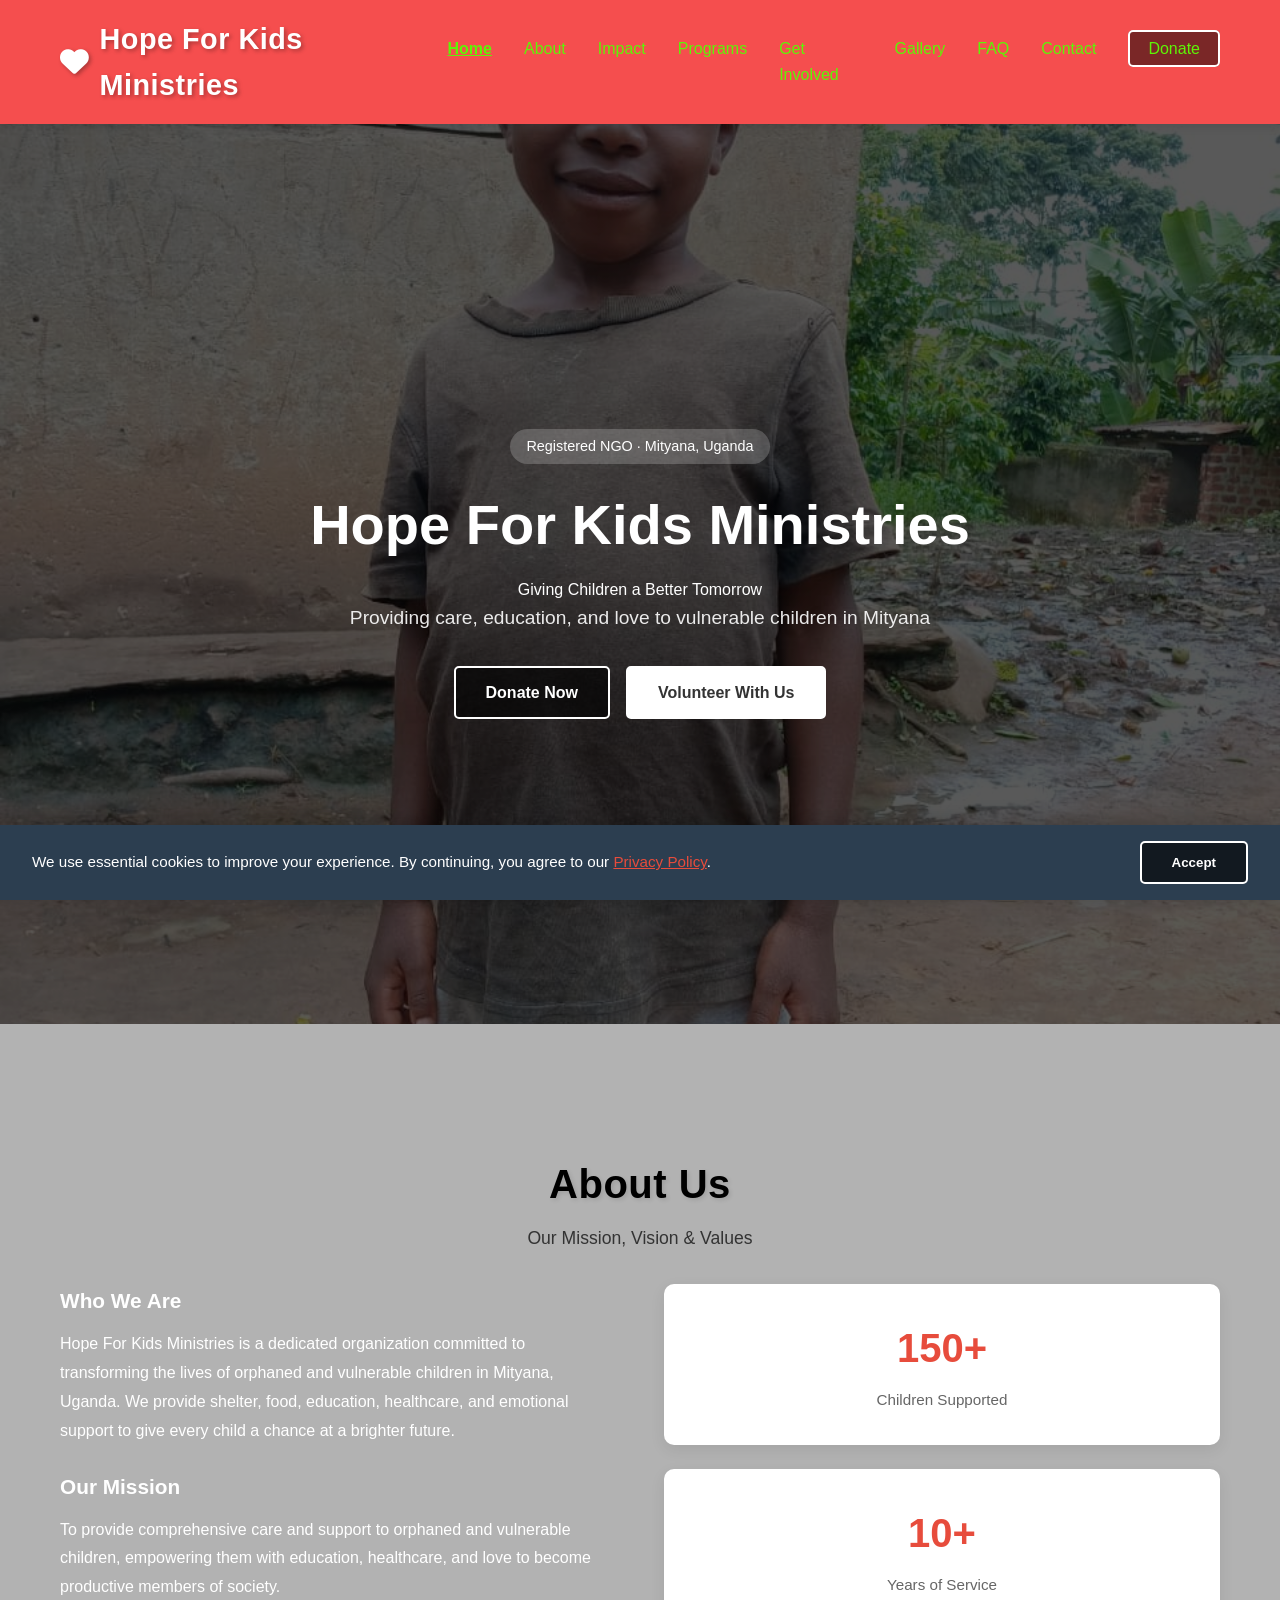
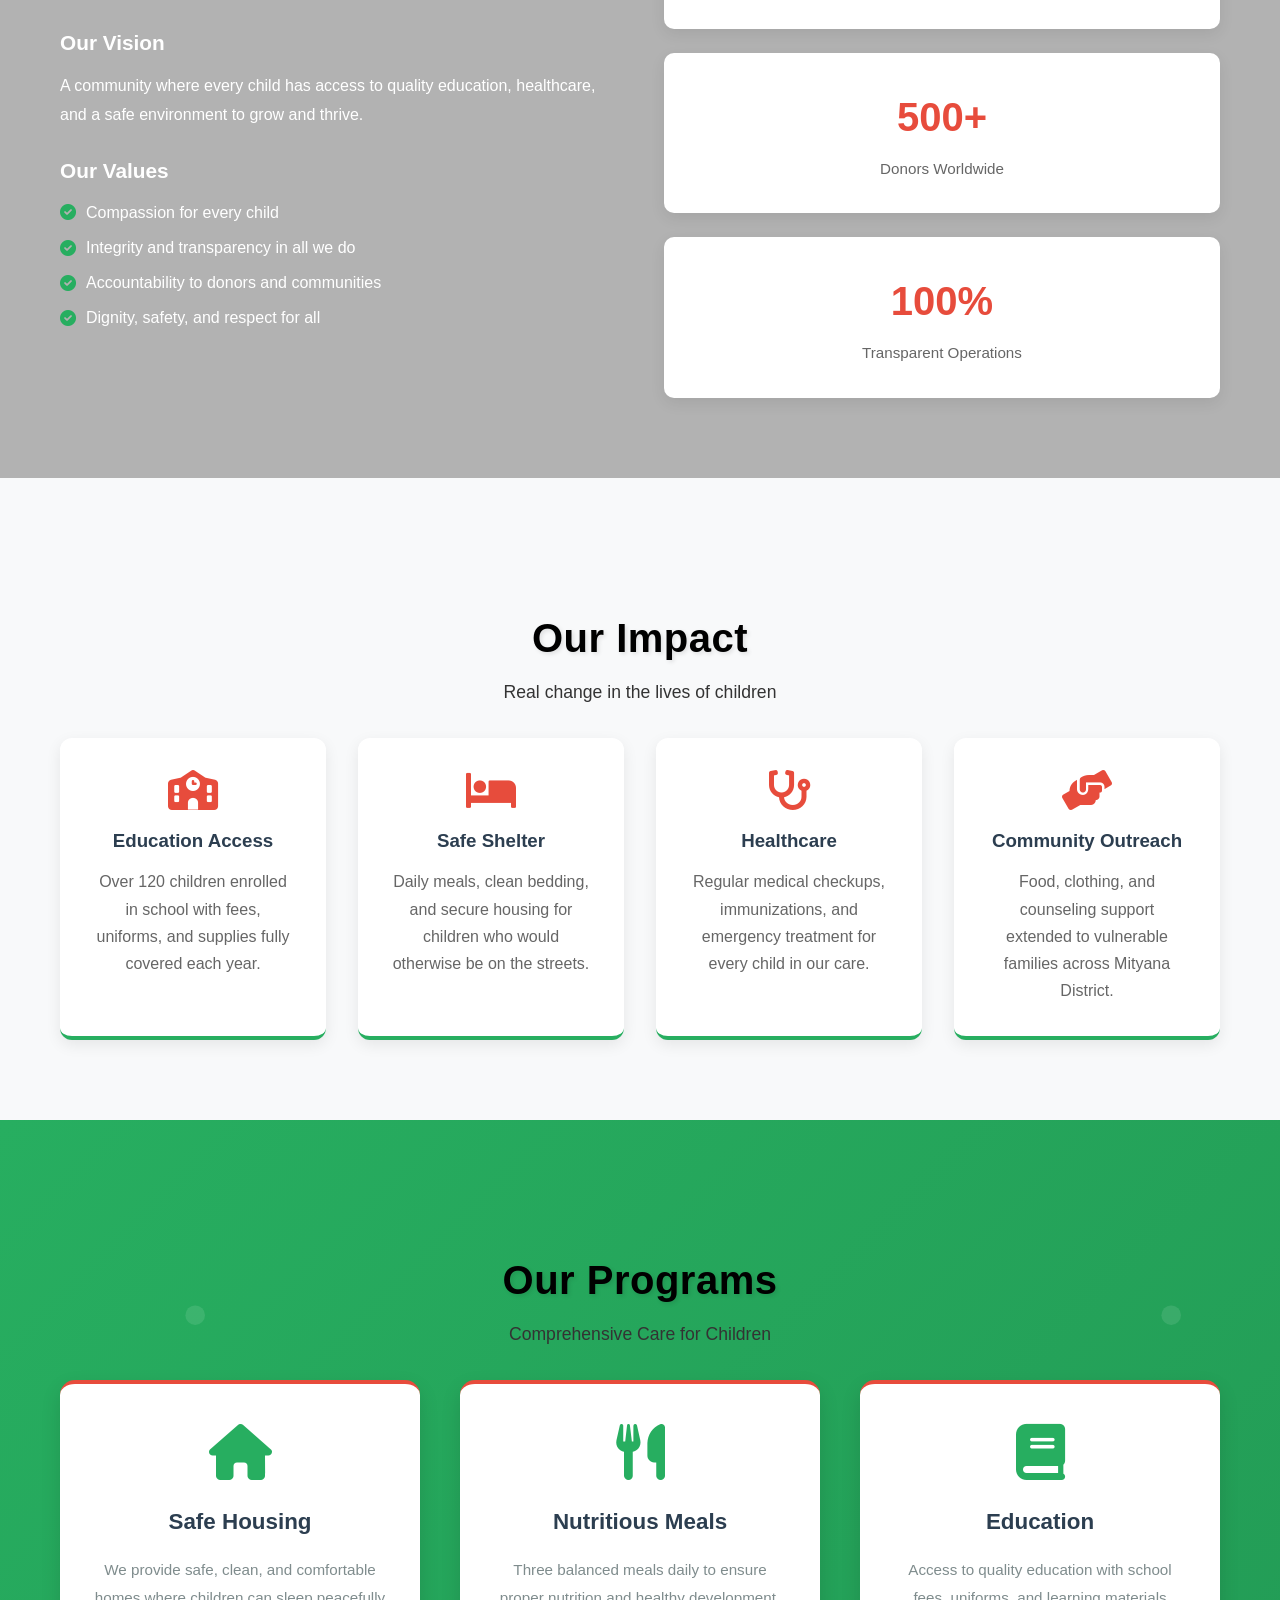
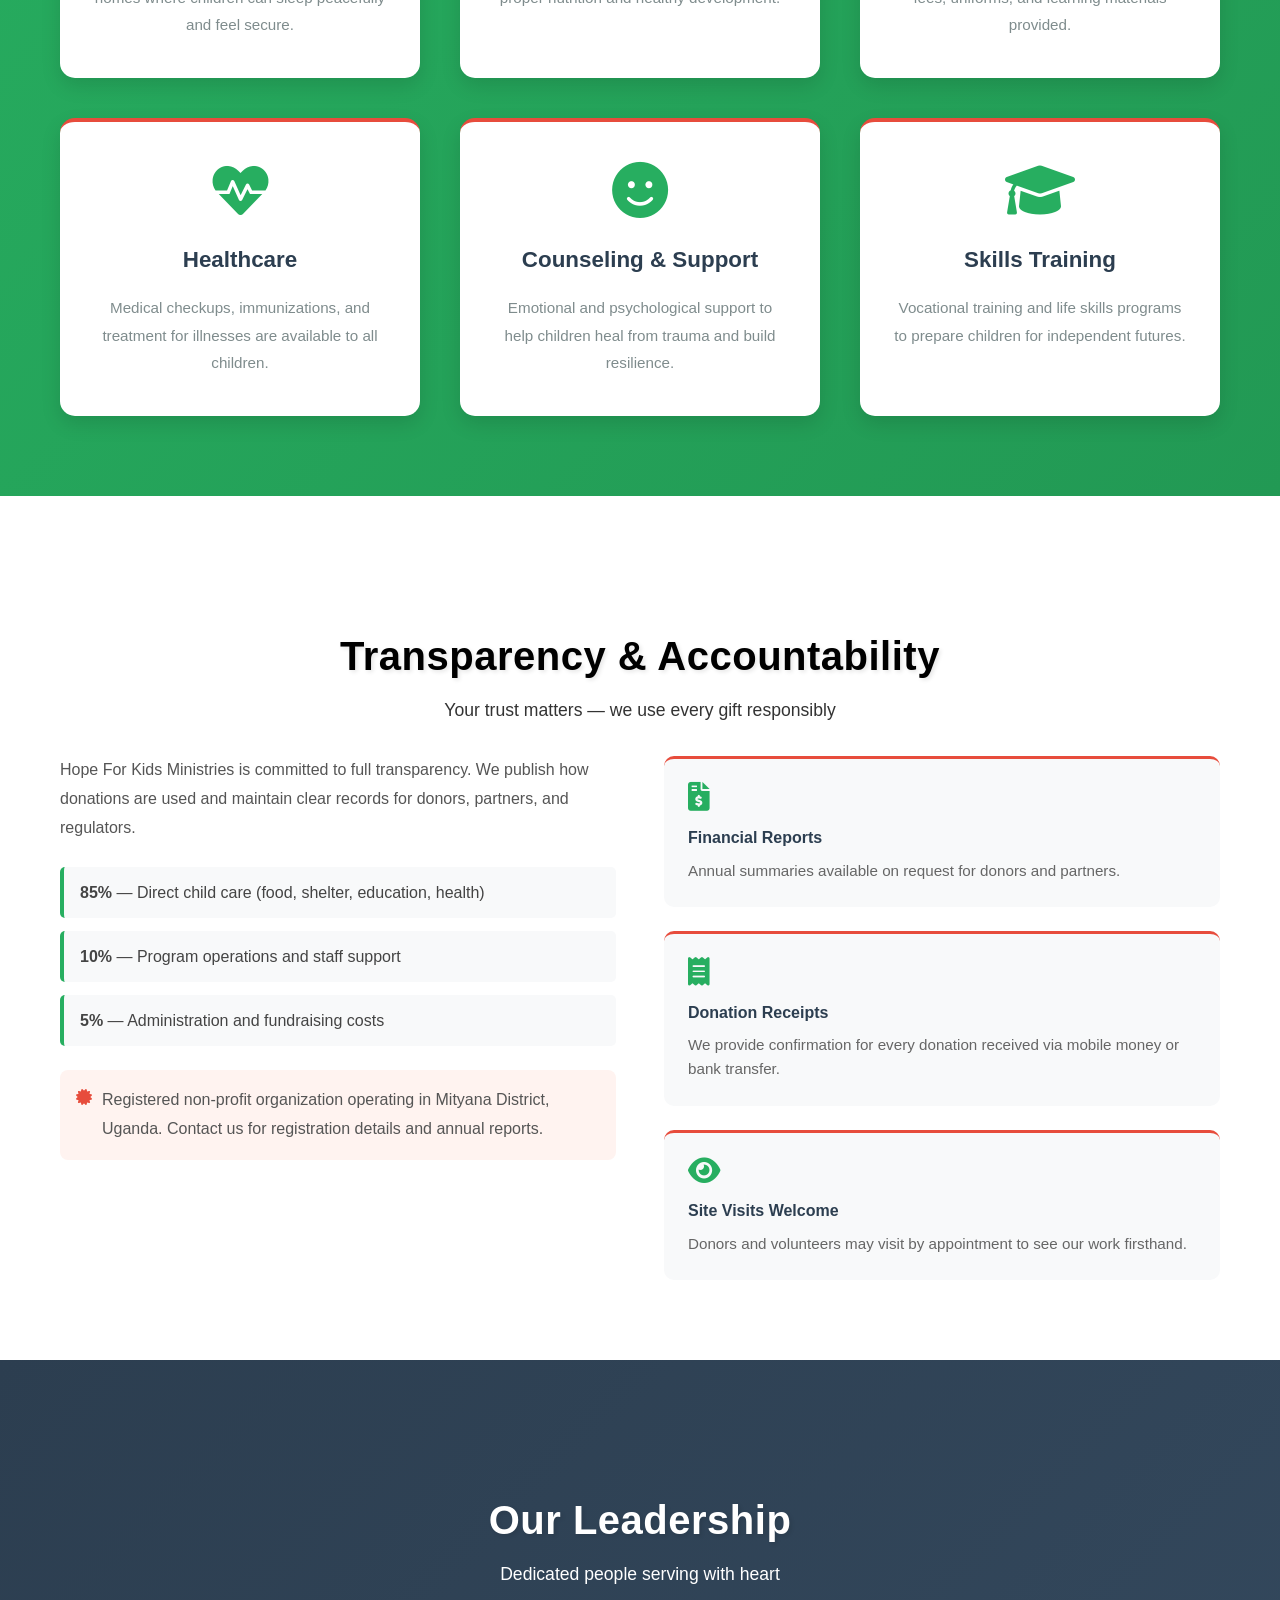
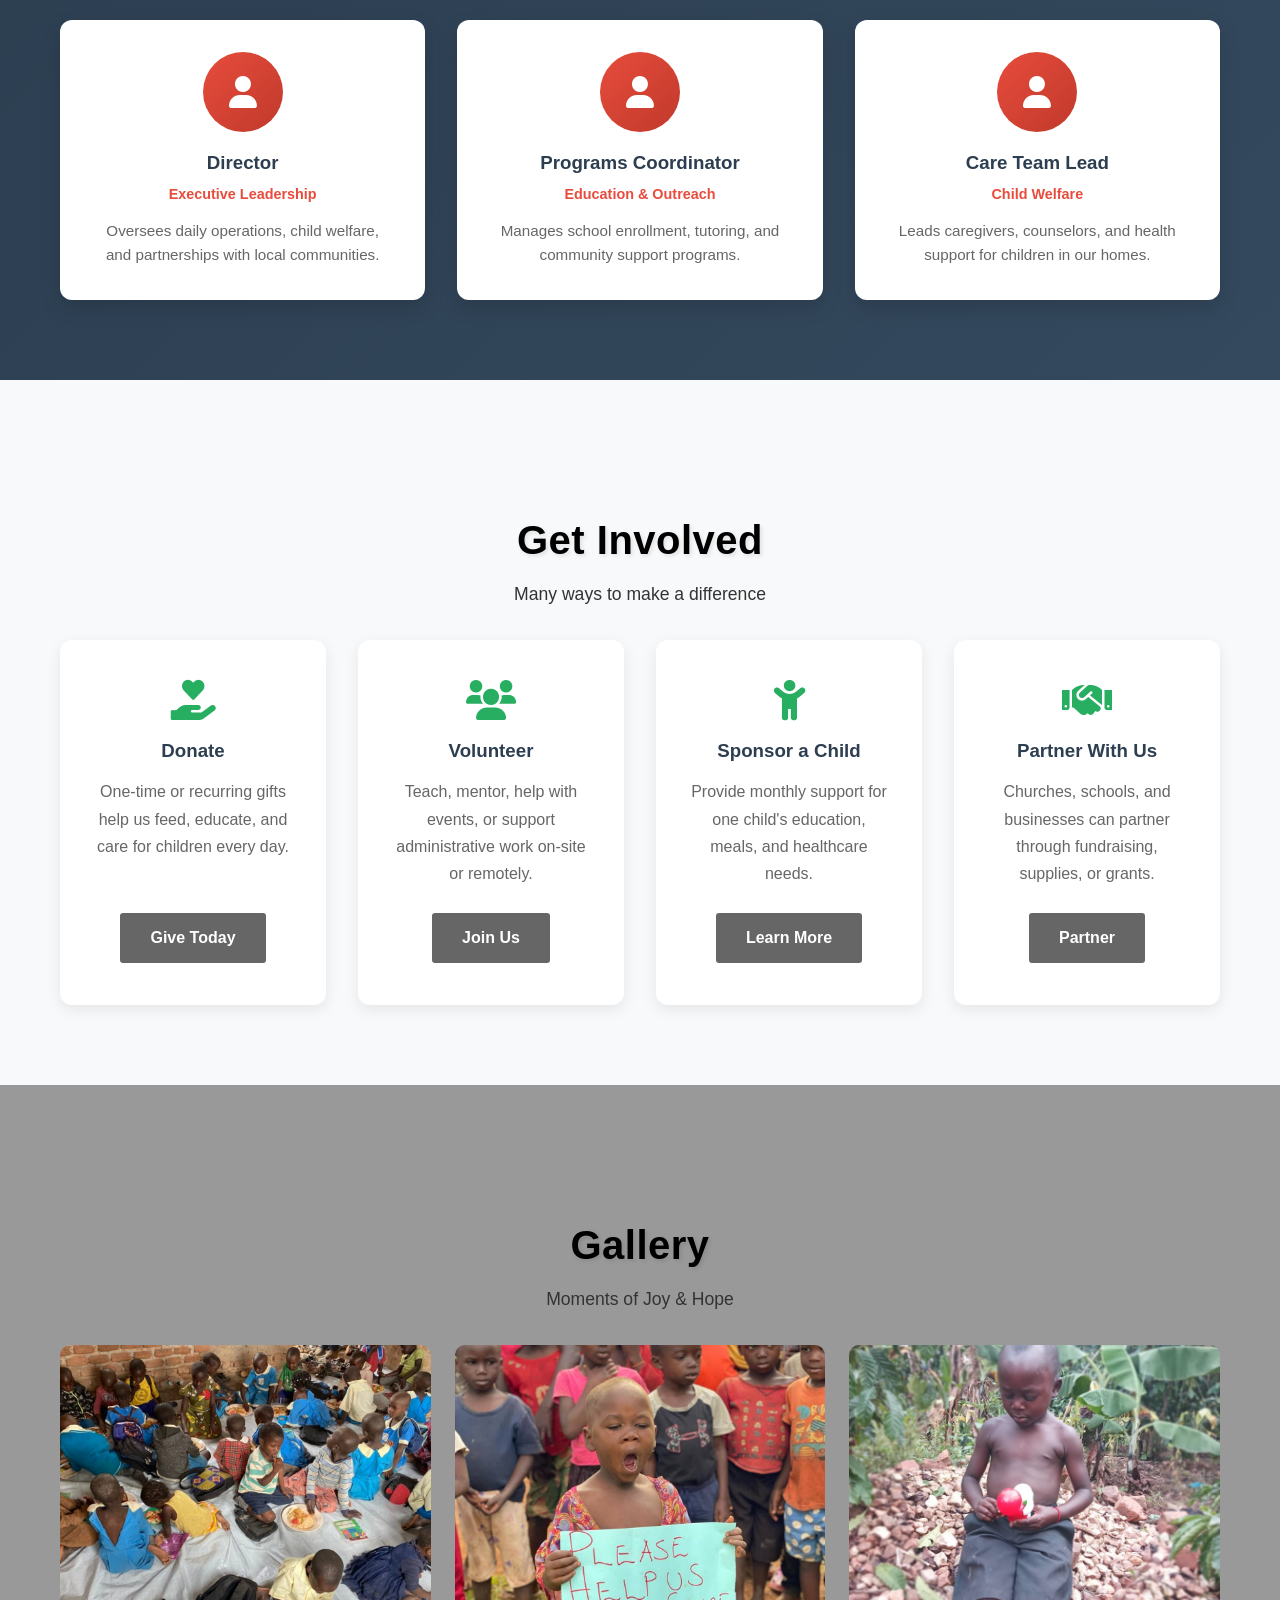
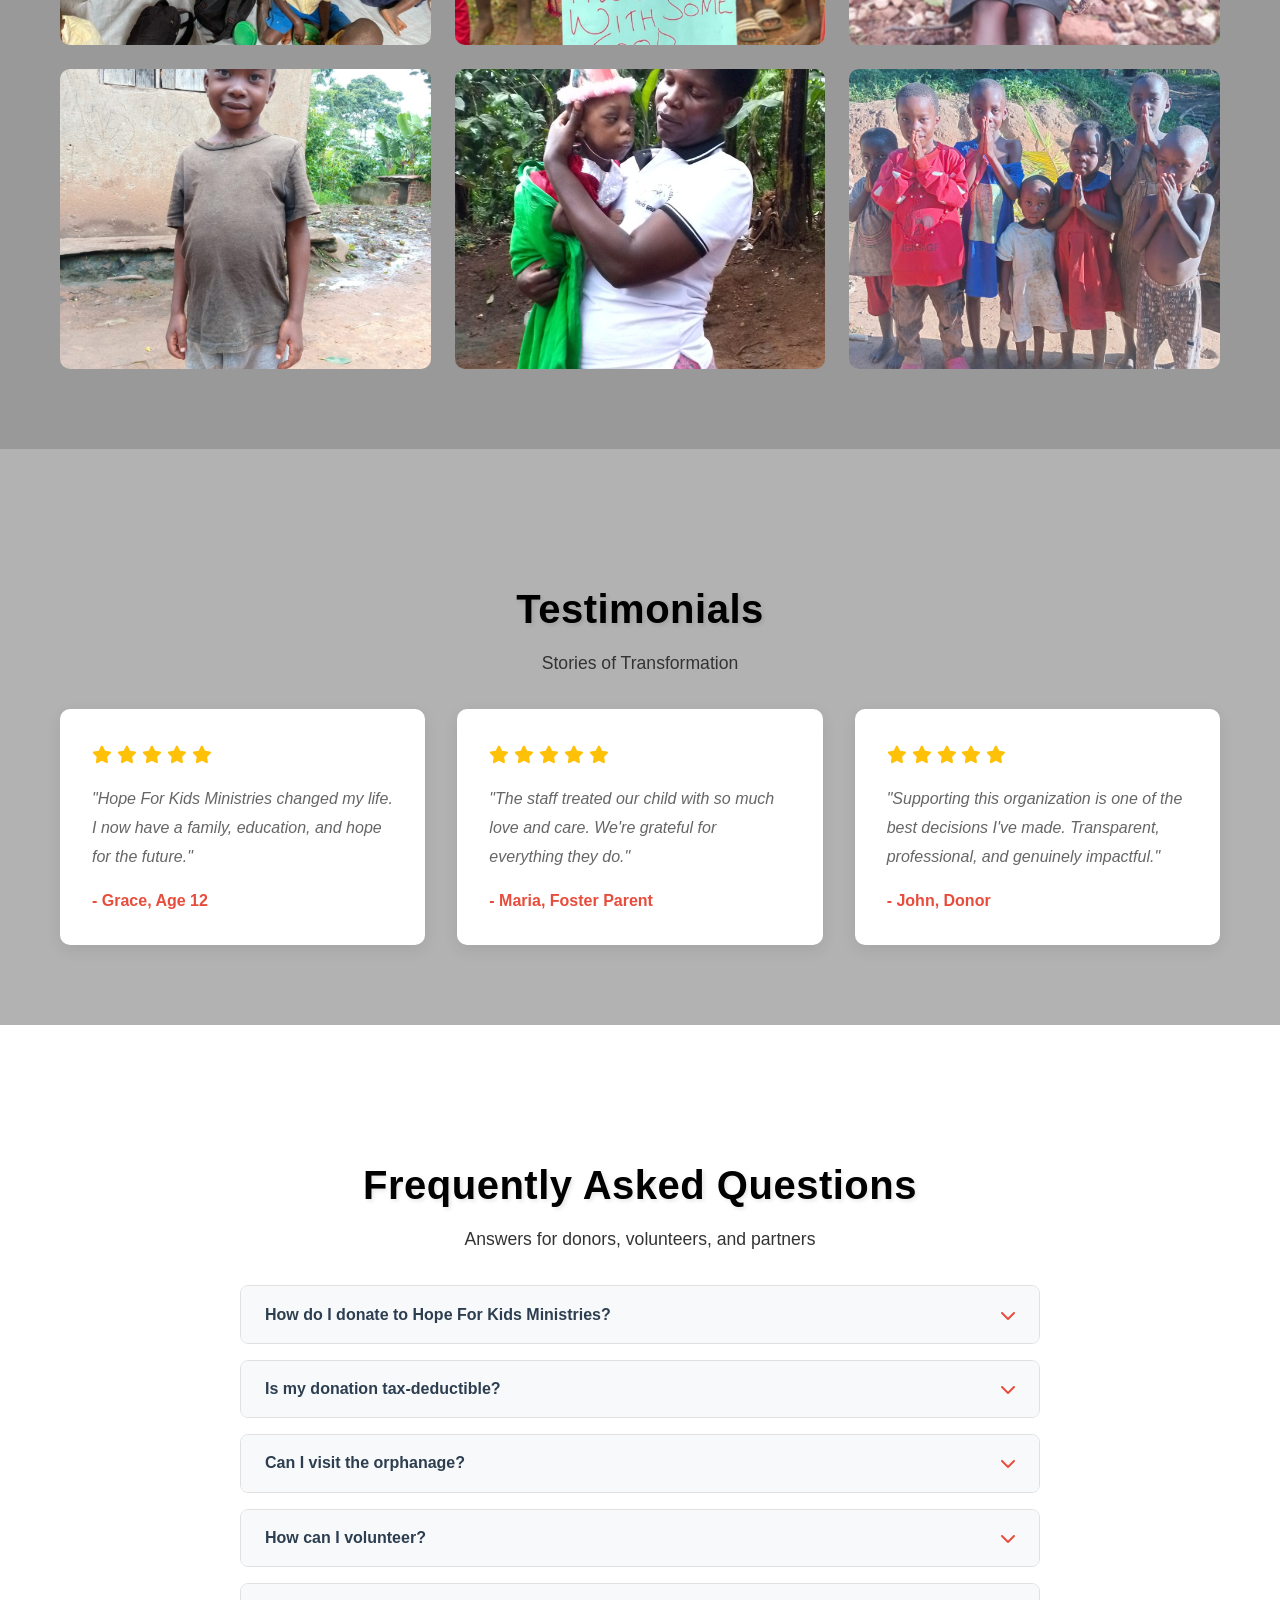
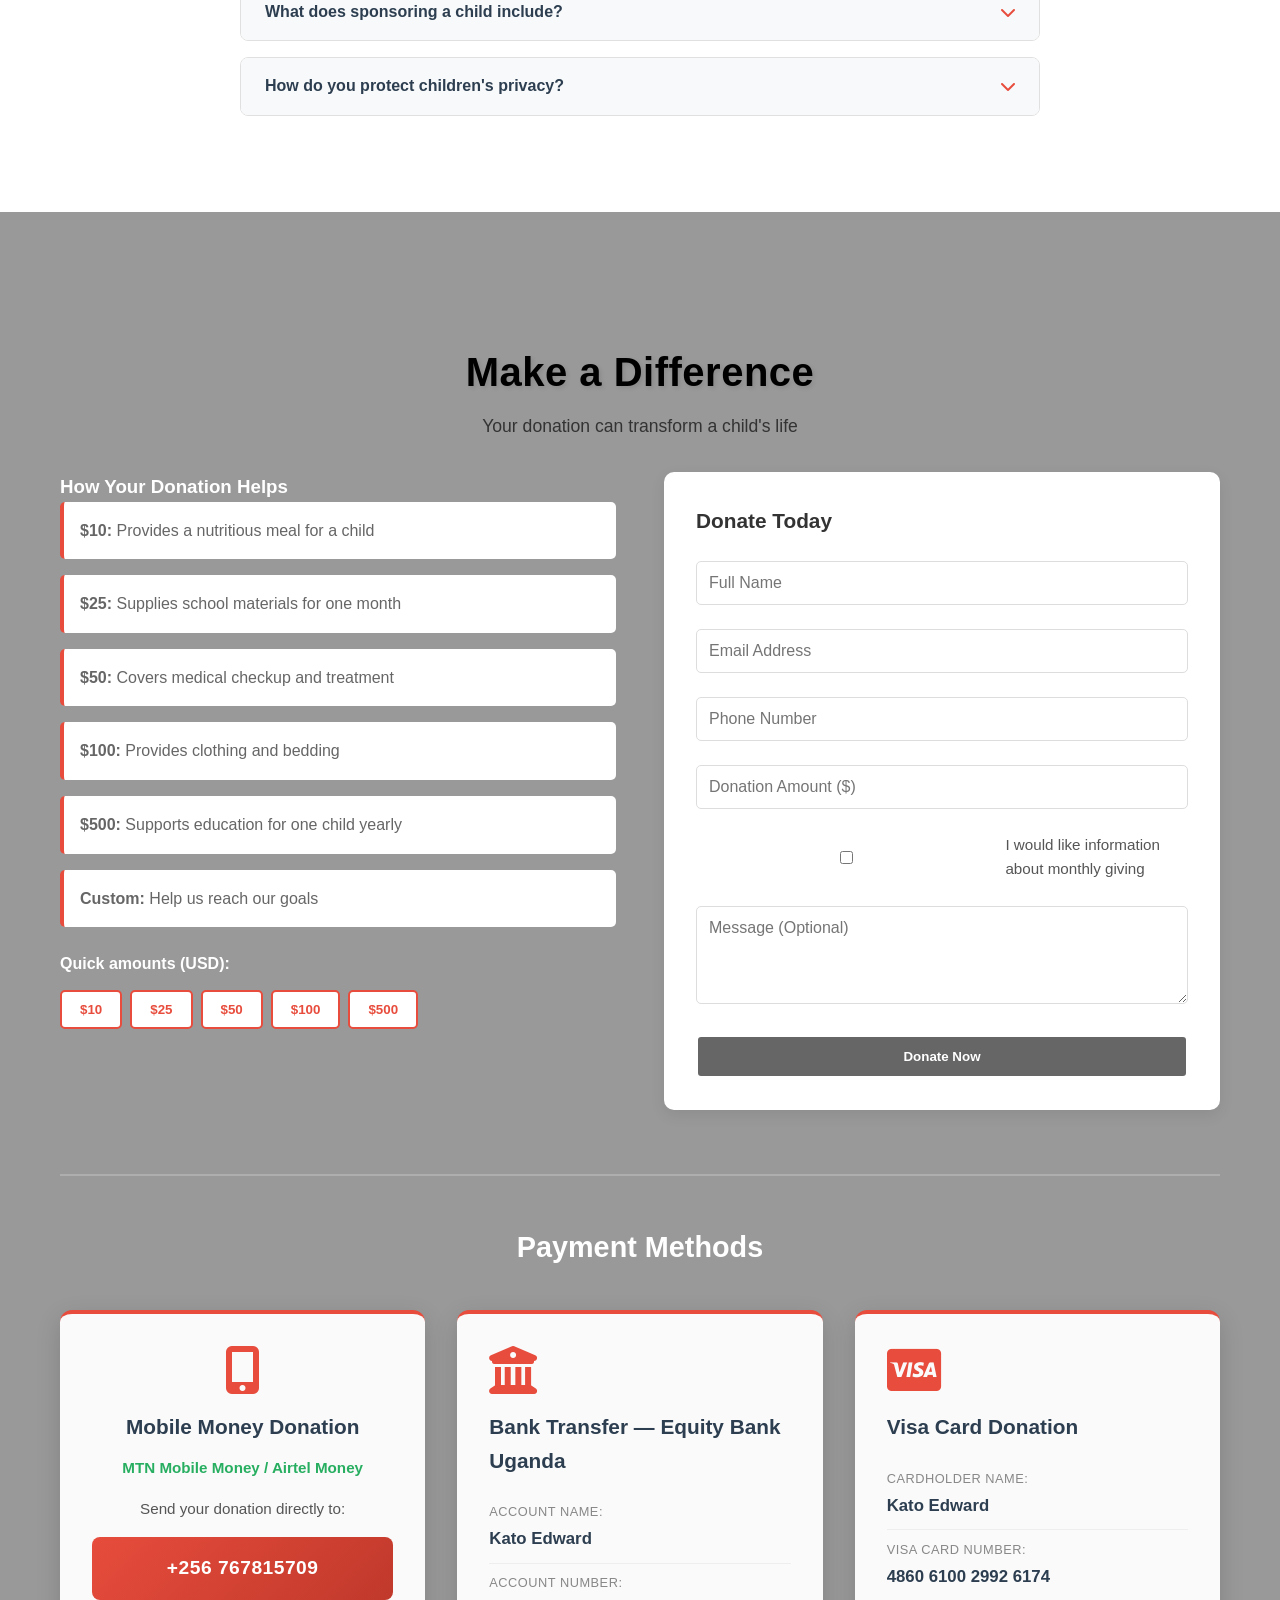
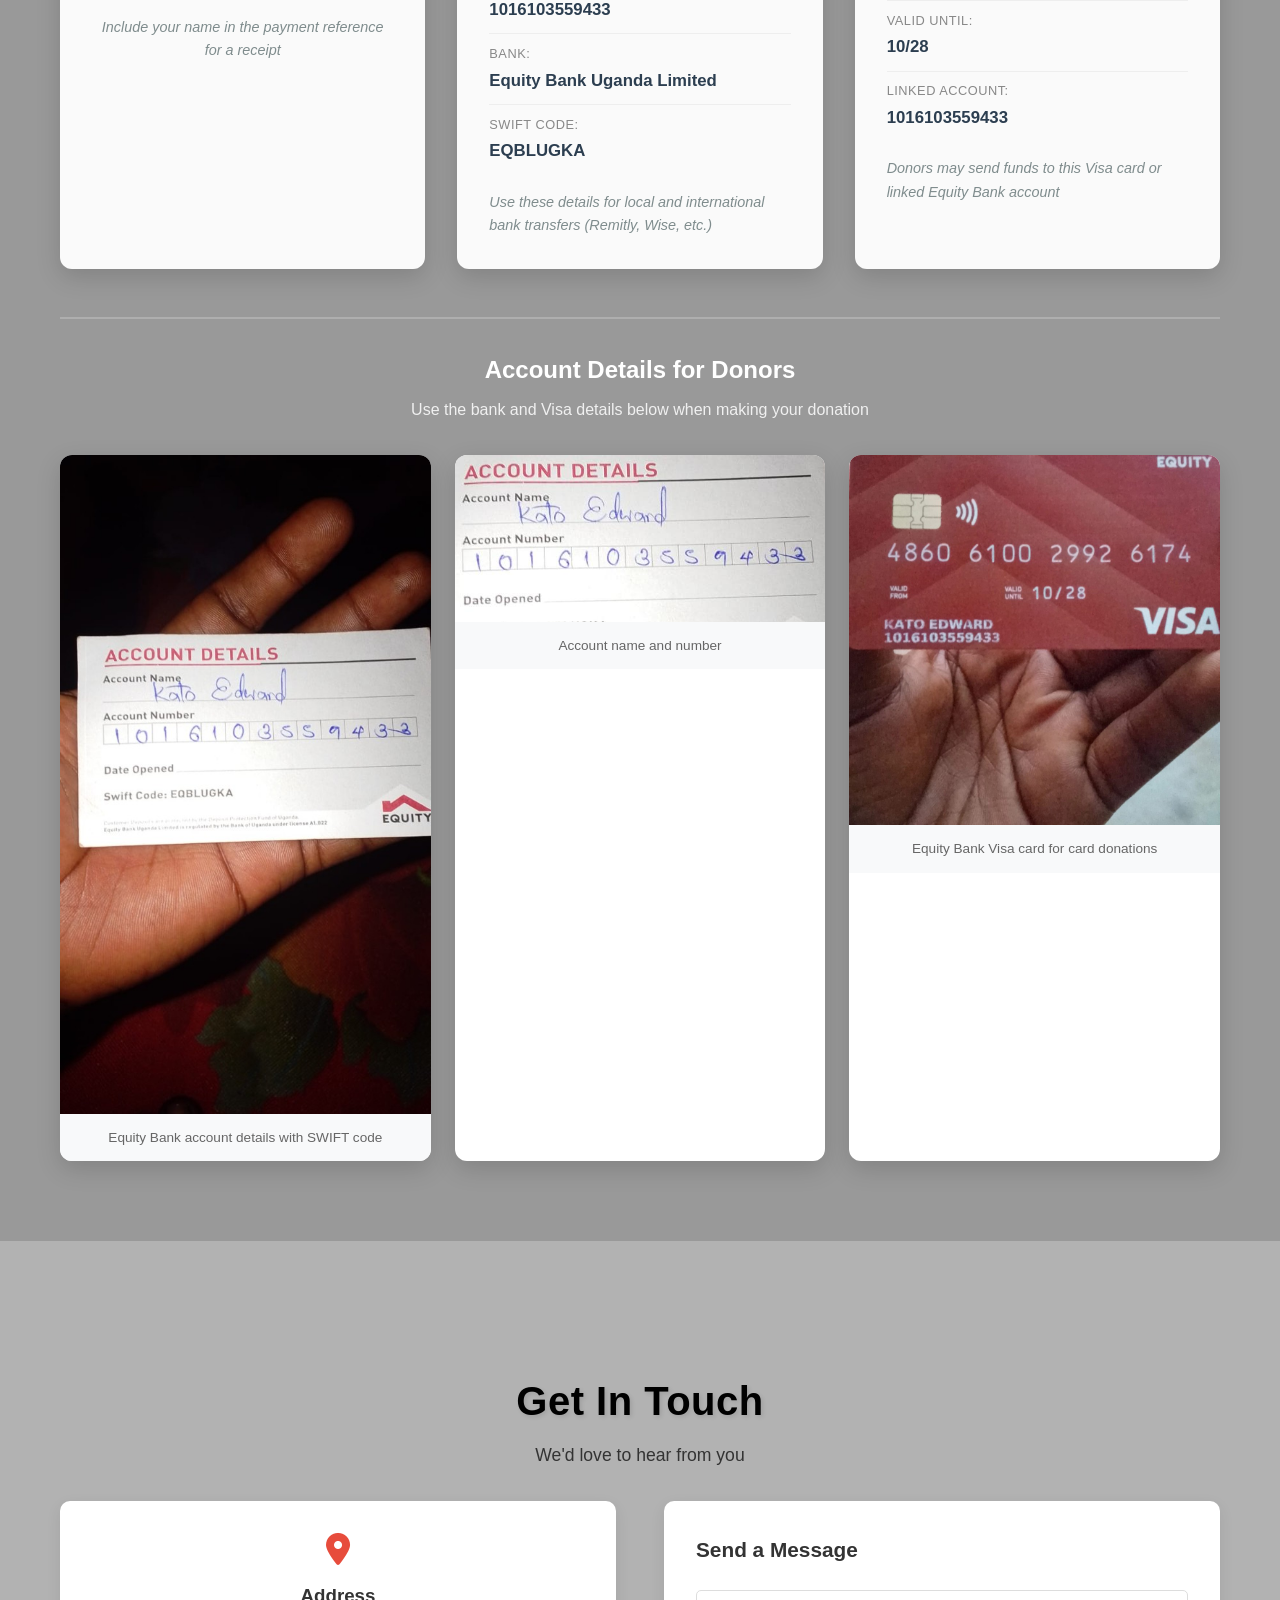
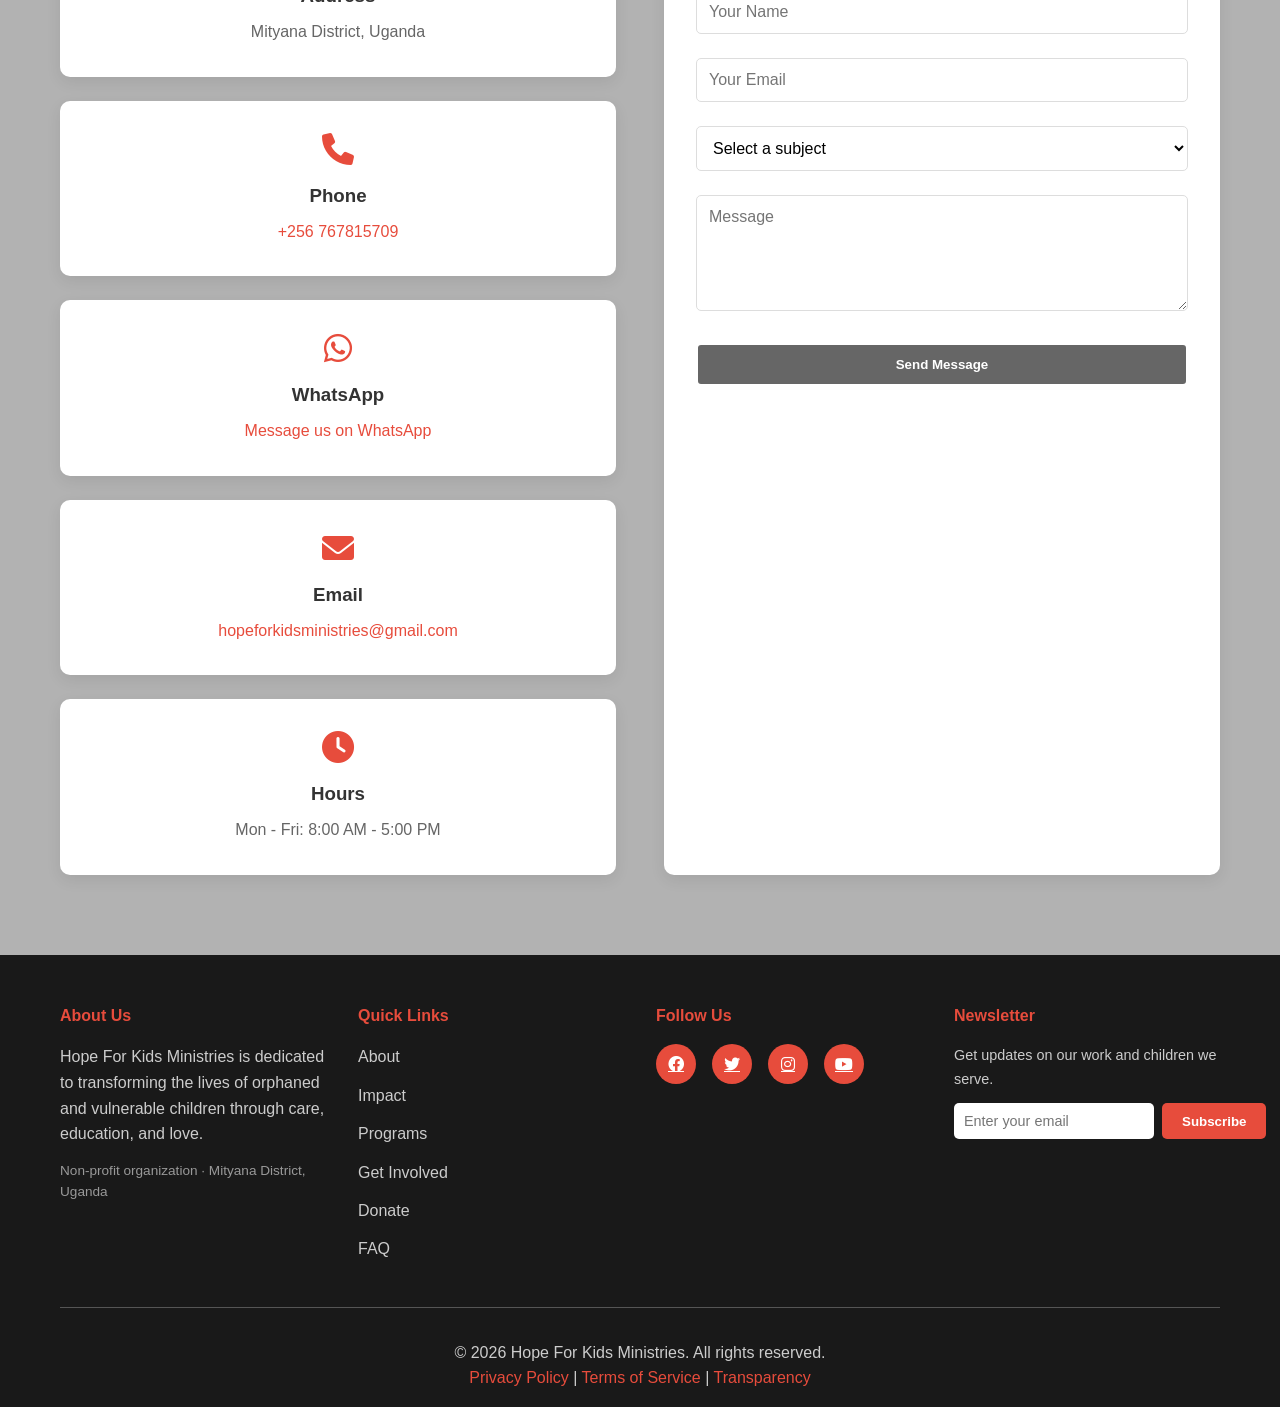
<file: index.html>
<!DOCTYPE html>
<html lang="en">
<head>
    <meta charset="UTF-8">
    <meta name="viewport" content="width=device-width, initial-scale=1.0">
    <meta name="description" content="Hope For Kids Ministries supports orphaned and vulnerable children in Mityana, Uganda with shelter, education, healthcare, and love. Donate or volunteer today.">
    <meta name="keywords" content="Hope For Kids Ministries, orphanage, Mityana, Uganda, charity, donate, children, NGO">
    <meta name="author" content="Hope For Kids Ministries">
    <meta property="og:title" content="Hope For Kids Ministries - Orphanage Care & Support">
    <meta property="og:description" content="Giving children a better tomorrow through care, education, and love in Mityana, Uganda.">
    <meta property="og:type" content="website">
    <meta property="og:locale" content="en_UG">
    <title>Hope For Kids Ministries - Orphanage Care & Support | Mityana, Uganda</title>
    <link rel="stylesheet" href="css/styles.css">
    <link rel="stylesheet" href="https://cdnjs.cloudflare.com/ajax/libs/font-awesome/6.0.0/css/all.min.css">
</head>
<body>
    <a href="#main-content" class="skip-link">Skip to main content</a>

    <!-- Navigation Bar -->
    <nav class="navbar" aria-label="Main navigation">
        <div class="container">
            <a href="#home" class="nav-logo" aria-label="Hope For Kids Ministries home">
                <i class="fas fa-heart" aria-hidden="true"></i> Hope For Kids Ministries
            </a>
            <ul class="nav-menu">
                <li><a href="#home">Home</a></li>
                <li><a href="#about">About</a></li>
                <li><a href="#impact">Impact</a></li>
                <li><a href="#services">Programs</a></li>
                <li><a href="#get-involved">Get Involved</a></li>
                <li><a href="#gallery">Gallery</a></li>
                <li><a href="#faq">FAQ</a></li>
                <li><a href="#contact">Contact</a></li>
                <li><a href="#donate" class="nav-donate-btn">Donate</a></li>
            </ul>
            <button class="hamburger" aria-label="Toggle navigation menu" aria-expanded="false">
                <span></span>
                <span></span>
                <span></span>
            </button>
        </div>
    </nav>

    <main id="main-content">
        <!-- Hero Section -->
        <section id="home" class="hero">
            <div class="hero-content">
                <p class="hero-badge">Registered NGO · Mityana, Uganda</p>
                <h1>Hope For Kids Ministries</h1>
                <p>Giving Children a Better Tomorrow</p>
                <p class="hero-subtitle">Providing care, education, and love to vulnerable children in Mityana</p>
                <div class="hero-buttons">
                    <a href="#donate" class="btn btn-primary">Donate Now</a>
                    <a href="#get-involved" class="btn btn-secondary">Volunteer With Us</a>
                </div>
            </div>
            <div class="hero-overlay"></div>
        </section>

        <!-- About Section -->
        <section id="about" class="about">
            <div class="container">
                <div class="section-title">
                    <h2>About Us</h2>
                    <p>Our Mission, Vision & Values</p>
                </div>
                <div class="about-content">
                    <div class="about-text">
                        <h3>Who We Are</h3>
                        <p>Hope For Kids Ministries is a dedicated organization committed to transforming the lives of orphaned and vulnerable children in Mityana, Uganda. We provide shelter, food, education, healthcare, and emotional support to give every child a chance at a brighter future.</p>

                        <h3>Our Mission</h3>
                        <p>To provide comprehensive care and support to orphaned and vulnerable children, empowering them with education, healthcare, and love to become productive members of society.</p>

                        <h3>Our Vision</h3>
                        <p>A community where every child has access to quality education, healthcare, and a safe environment to grow and thrive.</p>

                        <h3>Our Values</h3>
                        <ul class="values-list">
                            <li><i class="fas fa-check-circle" aria-hidden="true"></i> Compassion for every child</li>
                            <li><i class="fas fa-check-circle" aria-hidden="true"></i> Integrity and transparency in all we do</li>
                            <li><i class="fas fa-check-circle" aria-hidden="true"></i> Accountability to donors and communities</li>
                            <li><i class="fas fa-check-circle" aria-hidden="true"></i> Dignity, safety, and respect for all</li>
                        </ul>
                    </div>
                    <div class="about-stats">
                        <div class="stat-card">
                            <div class="stat-number">150+</div>
                            <div class="stat-label">Children Supported</div>
                        </div>
                        <div class="stat-card">
                            <div class="stat-number">10+</div>
                            <div class="stat-label">Years of Service</div>
                        </div>
                        <div class="stat-card">
                            <div class="stat-number">500+</div>
                            <div class="stat-label">Donors Worldwide</div>
                        </div>
                        <div class="stat-card">
                            <div class="stat-number">100%</div>
                            <div class="stat-label">Transparent Operations</div>
                        </div>
                    </div>
                </div>
            </div>
        </section>

        <!-- Impact Section -->
        <section id="impact" class="impact">
            <div class="container">
                <div class="section-title">
                    <h2>Our Impact</h2>
                    <p>Real change in the lives of children</p>
                </div>
                <div class="impact-grid">
                    <div class="impact-card">
                        <i class="fas fa-school" aria-hidden="true"></i>
                        <h3>Education Access</h3>
                        <p>Over 120 children enrolled in school with fees, uniforms, and supplies fully covered each year.</p>
                    </div>
                    <div class="impact-card">
                        <i class="fas fa-bed" aria-hidden="true"></i>
                        <h3>Safe Shelter</h3>
                        <p>Daily meals, clean bedding, and secure housing for children who would otherwise be on the streets.</p>
                    </div>
                    <div class="impact-card">
                        <i class="fas fa-stethoscope" aria-hidden="true"></i>
                        <h3>Healthcare</h3>
                        <p>Regular medical checkups, immunizations, and emergency treatment for every child in our care.</p>
                    </div>
                    <div class="impact-card">
                        <i class="fas fa-hands-helping" aria-hidden="true"></i>
                        <h3>Community Outreach</h3>
                        <p>Food, clothing, and counseling support extended to vulnerable families across Mityana District.</p>
                    </div>
                </div>
            </div>
        </section>

        <!-- Services Section -->
        <section id="services" class="services">
            <div class="container">
                <div class="section-title">
                    <h2>Our Programs</h2>
                    <p>Comprehensive Care for Children</p>
                </div>
                <div class="services-grid">
                    <div class="service-card">
                        <i class="fas fa-home" aria-hidden="true"></i>
                        <h3>Safe Housing</h3>
                        <p>We provide safe, clean, and comfortable homes where children can sleep peacefully and feel secure.</p>
                    </div>
                    <div class="service-card">
                        <i class="fas fa-utensils" aria-hidden="true"></i>
                        <h3>Nutritious Meals</h3>
                        <p>Three balanced meals daily to ensure proper nutrition and healthy development.</p>
                    </div>
                    <div class="service-card">
                        <i class="fas fa-book" aria-hidden="true"></i>
                        <h3>Education</h3>
                        <p>Access to quality education with school fees, uniforms, and learning materials provided.</p>
                    </div>
                    <div class="service-card">
                        <i class="fas fa-heartbeat" aria-hidden="true"></i>
                        <h3>Healthcare</h3>
                        <p>Medical checkups, immunizations, and treatment for illnesses are available to all children.</p>
                    </div>
                    <div class="service-card">
                        <i class="fas fa-smile" aria-hidden="true"></i>
                        <h3>Counseling & Support</h3>
                        <p>Emotional and psychological support to help children heal from trauma and build resilience.</p>
                    </div>
                    <div class="service-card">
                        <i class="fas fa-graduation-cap" aria-hidden="true"></i>
                        <h3>Skills Training</h3>
                        <p>Vocational training and life skills programs to prepare children for independent futures.</p>
                    </div>
                </div>
            </div>
        </section>

        <!-- Transparency Section -->
        <section id="transparency" class="transparency">
            <div class="container">
                <div class="section-title">
                    <h2>Transparency & Accountability</h2>
                    <p>Your trust matters — we use every gift responsibly</p>
                </div>
                <div class="transparency-content">
                    <div class="transparency-text">
                        <p>Hope For Kids Ministries is committed to full transparency. We publish how donations are used and maintain clear records for donors, partners, and regulators.</p>
                        <ul class="transparency-list">
                            <li><strong>85%</strong> — Direct child care (food, shelter, education, health)</li>
                            <li><strong>10%</strong> — Program operations and staff support</li>
                            <li><strong>5%</strong> — Administration and fundraising costs</li>
                        </ul>
                        <p class="registration-note">
                            <i class="fas fa-certificate" aria-hidden="true"></i>
                            Registered non-profit organization operating in Mityana District, Uganda. Contact us for registration details and annual reports.
                        </p>
                    </div>
                    <div class="transparency-cards">
                        <div class="trust-card">
                            <i class="fas fa-file-invoice-dollar" aria-hidden="true"></i>
                            <h4>Financial Reports</h4>
                            <p>Annual summaries available on request for donors and partners.</p>
                        </div>
                        <div class="trust-card">
                            <i class="fas fa-receipt" aria-hidden="true"></i>
                            <h4>Donation Receipts</h4>
                            <p>We provide confirmation for every donation received via mobile money or bank transfer.</p>
                        </div>
                        <div class="trust-card">
                            <i class="fas fa-eye" aria-hidden="true"></i>
                            <h4>Site Visits Welcome</h4>
                            <p>Donors and volunteers may visit by appointment to see our work firsthand.</p>
                        </div>
                    </div>
                </div>
            </div>
        </section>

        <!-- Team Section -->
        <section id="team" class="team">
            <div class="container">
                <div class="section-title">
                    <h2>Our Leadership</h2>
                    <p>Dedicated people serving with heart</p>
                </div>
                <div class="team-grid">
                    <div class="team-card">
                        <div class="team-avatar"><i class="fas fa-user" aria-hidden="true"></i></div>
                        <h3>Director</h3>
                        <p class="team-role">Executive Leadership</p>
                        <p>Oversees daily operations, child welfare, and partnerships with local communities.</p>
                    </div>
                    <div class="team-card">
                        <div class="team-avatar"><i class="fas fa-user" aria-hidden="true"></i></div>
                        <h3>Programs Coordinator</h3>
                        <p class="team-role">Education & Outreach</p>
                        <p>Manages school enrollment, tutoring, and community support programs.</p>
                    </div>
                    <div class="team-card">
                        <div class="team-avatar"><i class="fas fa-user" aria-hidden="true"></i></div>
                        <h3>Care Team Lead</h3>
                        <p class="team-role">Child Welfare</p>
                        <p>Leads caregivers, counselors, and health support for children in our homes.</p>
                    </div>
                </div>
            </div>
        </section>

        <!-- Get Involved Section -->
        <section id="get-involved" class="get-involved">
            <div class="container">
                <div class="section-title">
                    <h2>Get Involved</h2>
                    <p>Many ways to make a difference</p>
                </div>
                <div class="involve-grid">
                    <div class="involve-card">
                        <i class="fas fa-hand-holding-heart" aria-hidden="true"></i>
                        <h3>Donate</h3>
                        <p>One-time or recurring gifts help us feed, educate, and care for children every day.</p>
                        <a href="#donate" class="btn btn-primary">Give Today</a>
                    </div>
                    <div class="involve-card">
                        <i class="fas fa-users" aria-hidden="true"></i>
                        <h3>Volunteer</h3>
                        <p>Teach, mentor, help with events, or support administrative work on-site or remotely.</p>
                        <a href="#contact" class="btn btn-primary">Join Us</a>
                    </div>
                    <div class="involve-card">
                        <i class="fas fa-child" aria-hidden="true"></i>
                        <h3>Sponsor a Child</h3>
                        <p>Provide monthly support for one child's education, meals, and healthcare needs.</p>
                        <a href="#contact" class="btn btn-primary">Learn More</a>
                    </div>
                    <div class="involve-card">
                        <i class="fas fa-handshake" aria-hidden="true"></i>
                        <h3>Partner With Us</h3>
                        <p>Churches, schools, and businesses can partner through fundraising, supplies, or grants.</p>
                        <a href="#contact" class="btn btn-primary">Partner</a>
                    </div>
                </div>
            </div>
        </section>

        <!-- Gallery Section -->
        <section id="gallery" class="gallery">
            <div class="container">
                <div class="section-title">
                    <h2>Gallery</h2>
                    <p>Moments of Joy & Hope</p>
                </div>
                <div class="gallery-grid">
                    <div class="gallery-item">
                        <img src="images/IMG-20260523-WA0088.jpg" alt="Children enjoying activities together">
                        <div class="gallery-overlay"><h4>Moments</h4></div>
                    </div>
                    <div class="gallery-item">
                        <img src="images/IMG-20260523-WA0089.jpg" alt="Children smiling during a community event">
                        <div class="gallery-overlay"><h4>Joy</h4></div>
                    </div>
                    <div class="gallery-item">
                        <img src="images/IMG-20260524-WA0027.jpg" alt="Caregivers supporting children">
                        <div class="gallery-overlay"><h4>Care</h4></div>
                    </div>
                    <div class="gallery-item">
                        <img src="images/IMG-20260524-WA0030.jpg" alt="Children in daily life at the ministry">
                        <div class="gallery-overlay"><h4>Support</h4></div>
                    </div>
                    <div class="gallery-item">
                        <img src="images/IMG-20260524-WA0031.jpg" alt="Community gathering at the ministry">
                        <div class="gallery-overlay"><h4>Hope</h4></div>
                    </div>
                    <div class="gallery-item">
                        <img src="images/IMG-20260524-WA0032.jpg" alt="Children and staff together">
                        <div class="gallery-overlay"><h4>Together</h4></div>
                    </div>
                </div>
            </div>
        </section>

        <!-- Testimonials Section -->
        <section id="testimonials" class="testimonials">
            <div class="container">
                <div class="section-title">
                    <h2>Testimonials</h2>
                    <p>Stories of Transformation</p>
                </div>
                <div class="testimonials-grid">
                    <div class="testimonial-card">
                        <div class="stars" aria-label="5 out of 5 stars">
                            <i class="fas fa-star" aria-hidden="true"></i>
                            <i class="fas fa-star" aria-hidden="true"></i>
                            <i class="fas fa-star" aria-hidden="true"></i>
                            <i class="fas fa-star" aria-hidden="true"></i>
                            <i class="fas fa-star" aria-hidden="true"></i>
                        </div>
                        <p>"Hope For Kids Ministries changed my life. I now have a family, education, and hope for the future."</p>
                        <div class="testimonial-author"><strong>- Grace, Age 12</strong></div>
                    </div>
                    <div class="testimonial-card">
                        <div class="stars" aria-label="5 out of 5 stars">
                            <i class="fas fa-star" aria-hidden="true"></i>
                            <i class="fas fa-star" aria-hidden="true"></i>
                            <i class="fas fa-star" aria-hidden="true"></i>
                            <i class="fas fa-star" aria-hidden="true"></i>
                            <i class="fas fa-star" aria-hidden="true"></i>
                        </div>
                        <p>"The staff treated our child with so much love and care. We're grateful for everything they do."</p>
                        <div class="testimonial-author"><strong>- Maria, Foster Parent</strong></div>
                    </div>
                    <div class="testimonial-card">
                        <div class="stars" aria-label="5 out of 5 stars">
                            <i class="fas fa-star" aria-hidden="true"></i>
                            <i class="fas fa-star" aria-hidden="true"></i>
                            <i class="fas fa-star" aria-hidden="true"></i>
                            <i class="fas fa-star" aria-hidden="true"></i>
                            <i class="fas fa-star" aria-hidden="true"></i>
                        </div>
                        <p>"Supporting this organization is one of the best decisions I've made. Transparent, professional, and genuinely impactful."</p>
                        <div class="testimonial-author"><strong>- John, Donor</strong></div>
                    </div>
                </div>
            </div>
        </section>

        <!-- FAQ Section -->
        <section id="faq" class="faq">
            <div class="container">
                <div class="section-title">
                    <h2>Frequently Asked Questions</h2>
                    <p>Answers for donors, volunteers, and partners</p>
                </div>
                <div class="faq-list">
                    <div class="faq-item">
                        <button class="faq-question" aria-expanded="false">
                            How do I donate to Hope For Kids Ministries?
                            <i class="fas fa-chevron-down" aria-hidden="true"></i>
                        </button>
                        <div class="faq-answer">
                            <p>You can donate via MTN Mobile Money or Airtel Money to <strong>+256 767815709</strong>, bank transfer to Equity Bank (Account: <strong>1016103559433</strong>, Name: <strong>Kato Edward</strong>, SWIFT: <strong>EQBLUGKA</strong>), Visa card <strong>4860 6100 2992 6174</strong>, or the donation form on this site.</p>
                        </div>
                    </div>
                    <div class="faq-item">
                        <button class="faq-question" aria-expanded="false">
                            Is my donation tax-deductible?
                            <i class="fas fa-chevron-down" aria-hidden="true"></i>
                        </button>
                        <div class="faq-answer">
                            <p>Tax treatment depends on your country and our registration status. Contact us for donation receipts and any documentation you need for your tax authority.</p>
                        </div>
                    </div>
                    <div class="faq-item">
                        <button class="faq-question" aria-expanded="false">
                            Can I visit the orphanage?
                            <i class="fas fa-chevron-down" aria-hidden="true"></i>
                        </button>
                        <div class="faq-answer">
                            <p>Yes. We welcome scheduled visits from donors and volunteers. Please contact us in advance so we can arrange a safe, meaningful visit for you and our children.</p>
                        </div>
                    </div>
                    <div class="faq-item">
                        <button class="faq-question" aria-expanded="false">
                            How can I volunteer?
                            <i class="fas fa-chevron-down" aria-hidden="true"></i>
                        </button>
                        <div class="faq-answer">
                            <p>Fill out the contact form or call us to discuss volunteering. Opportunities include teaching, mentoring, event support, and remote assistance with fundraising or communications.</p>
                        </div>
                    </div>
                    <div class="faq-item">
                        <button class="faq-question" aria-expanded="false">
                            What does sponsoring a child include?
                            <i class="fas fa-chevron-down" aria-hidden="true"></i>
                        </button>
                        <div class="faq-answer">
                            <p>Sponsorship covers a child's school fees, meals, clothing, and basic healthcare. Sponsors receive updates on the child's progress. Contact us for monthly sponsorship amounts and details.</p>
                        </div>
                    </div>
                    <div class="faq-item">
                        <button class="faq-question" aria-expanded="false">
                            How do you protect children's privacy?
                            <i class="fas fa-chevron-down" aria-hidden="true"></i>
                        </button>
                        <div class="faq-answer">
                            <p>We follow strict child protection policies. Personal details are never shared publicly without consent, and all staff and volunteers undergo safeguarding orientation.</p>
                        </div>
                    </div>
                </div>
            </div>
        </section>

        <!-- Donation Section -->
        <section id="donate" class="donation">
            <div class="container">
                <div class="section-title">
                    <h2>Make a Difference</h2>
                    <p>Your donation can transform a child's life</p>
                </div>
                <div class="donation-content">
                    <div class="donation-text">
                        <h3>How Your Donation Helps</h3>
                        <ul class="donation-list">
                            <li><strong>$10:</strong> Provides a nutritious meal for a child</li>
                            <li><strong>$25:</strong> Supplies school materials for one month</li>
                            <li><strong>$50:</strong> Covers medical checkup and treatment</li>
                            <li><strong>$100:</strong> Provides clothing and bedding</li>
                            <li><strong>$500:</strong> Supports education for one child yearly</li>
                            <li><strong>Custom:</strong> Help us reach our goals</li>
                        </ul>
                        <div class="donation-amounts">
                            <p>Quick amounts (USD):</p>
                            <div class="amount-buttons">
                                <button type="button" class="amount-btn" data-amount="10">$10</button>
                                <button type="button" class="amount-btn" data-amount="25">$25</button>
                                <button type="button" class="amount-btn" data-amount="50">$50</button>
                                <button type="button" class="amount-btn" data-amount="100">$100</button>
                                <button type="button" class="amount-btn" data-amount="500">$500</button>
                            </div>
                        </div>
                    </div>
                    <div class="donation-form">
                        <h3>Donate Today</h3>
                        <form id="donationForm">
                            <div class="form-group">
                                <label for="donor-name" class="visually-hidden">Full Name</label>
                                <input type="text" id="donor-name" name="name" placeholder="Full Name" required>
                            </div>
                            <div class="form-group">
                                <label for="donor-email" class="visually-hidden">Email Address</label>
                                <input type="email" id="donor-email" name="email" placeholder="Email Address" required>
                            </div>
                            <div class="form-group">
                                <label for="donor-phone" class="visually-hidden">Phone Number</label>
                                <input type="tel" id="donor-phone" name="phone" placeholder="Phone Number">
                            </div>
                            <div class="form-group">
                                <label for="donor-amount" class="visually-hidden">Donation Amount</label>
                                <input type="number" id="donor-amount" name="amount" placeholder="Donation Amount ($)" min="1" required>
                            </div>
                            <div class="form-group checkbox-group">
                                <label>
                                    <input type="checkbox" name="recurring" id="recurring">
                                    I would like information about monthly giving
                                </label>
                            </div>
                            <div class="form-group">
                                <label for="donor-message" class="visually-hidden">Message</label>
                                <textarea id="donor-message" name="message" placeholder="Message (Optional)" rows="4"></textarea>
                            </div>
                            <button type="submit" class="btn btn-primary btn-block">Donate Now</button>
                        </form>
                    </div>
                </div>

                <div class="payment-methods">
                    <h3>Payment Methods</h3>
                    <div class="payment-options">
                        <div class="payment-card">
                            <i class="fas fa-mobile-alt" aria-hidden="true"></i>
                            <h4>Mobile Money Donation</h4>
                            <p class="payment-provider">MTN Mobile Money / Airtel Money</p>
                            <p class="payment-instructions">Send your donation directly to:</p>
                            <p class="payment-number"><strong>+256 767815709</strong></p>
                            <p class="payment-note">Include your name in the payment reference for a receipt</p>
                        </div>
                        <div class="payment-card payment-card-wide">
                            <i class="fas fa-university" aria-hidden="true"></i>
                            <h4>Bank Transfer — Equity Bank Uganda</h4>
                            <ul class="bank-details-list">
                                <li><span>Account Name:</span> <strong>Kato Edward</strong></li>
                                <li><span>Account Number:</span> <strong>1016103559433</strong></li>
                                <li><span>Bank:</span> <strong>Equity Bank Uganda Limited</strong></li>
                                <li><span>SWIFT Code:</span> <strong>EQBLUGKA</strong></li>
                            </ul>
                            <p class="payment-note">Use these details for local and international bank transfers (Remitly, Wise, etc.)</p>
                        </div>
                        <div class="payment-card payment-card-wide">
                            <i class="fab fa-cc-visa" aria-hidden="true"></i>
                            <h4>Visa Card Donation</h4>
                            <ul class="bank-details-list">
                                <li><span>Cardholder Name:</span> <strong>Kato Edward</strong></li>
                                <li><span>Visa Card Number:</span> <strong>4860 6100 2992 6174</strong></li>
                                <li><span>Valid Until:</span> <strong>10/28</strong></li>
                                <li><span>Linked Account:</span> <strong>1016103559433</strong></li>
                            </ul>
                            <p class="payment-note">Donors may send funds to this Visa card or linked Equity Bank account</p>
                        </div>
                    </div>

                    <div class="donation-images">
                        <h4>Account Details for Donors</h4>
                        <p class="donation-images-desc">Use the bank and Visa details below when making your donation</p>
                        <div class="donation-images-grid">
                            <figure class="donation-image-card">
                                <img src="images/equity-bank-details.png" alt="Equity Bank account details — Kato Edward, account 1016103559433, SWIFT EQBLUGKA">
                                <figcaption>Equity Bank account details with SWIFT code</figcaption>
                            </figure>
                            <figure class="donation-image-card">
                                <img src="images/account-details.png" alt="Account details form — Kato Edward, account number 1016103559433">
                                <figcaption>Account name and number</figcaption>
                            </figure>
                            <figure class="donation-image-card">
                                <img src="images/equity-visa-card.png" alt="Equity Bank Visa card for donations — Kato Edward">
                                <figcaption>Equity Bank Visa card for card donations</figcaption>
                            </figure>
                        </div>
                    </div>
                </div>
            </div>
        </section>

        <!-- Contact Section -->
        <section id="contact" class="contact">
            <div class="container">
                <div class="section-title">
                    <h2>Get In Touch</h2>
                    <p>We'd love to hear from you</p>
                </div>
                <div class="contact-content">
                    <div class="contact-info">
                        <div class="info-card">
                            <i class="fas fa-map-marker-alt" aria-hidden="true"></i>
                            <h3>Address</h3>
                            <p>Mityana District, Uganda</p>
                        </div>
                        <div class="info-card">
                            <i class="fas fa-phone" aria-hidden="true"></i>
                            <h3>Phone</h3>
                            <p><a href="tel:+256767815709">+256 767815709</a></p>
                        </div>
                        <div class="info-card">
                            <i class="fab fa-whatsapp" aria-hidden="true"></i>
                            <h3>WhatsApp</h3>
                            <p><a href="https://wa.me/256767815709" target="_blank" rel="noopener noreferrer">Message us on WhatsApp</a></p>
                        </div>
                        <div class="info-card">
                            <i class="fas fa-envelope" aria-hidden="true"></i>
                            <h3>Email</h3>
                            <p><a href="mailto:hopeforkidsministries@gmail.com">hopeforkidsministries@gmail.com</a></p>
                        </div>
                        <div class="info-card">
                            <i class="fas fa-clock" aria-hidden="true"></i>
                            <h3>Hours</h3>
                            <p>Mon - Fri: 8:00 AM - 5:00 PM</p>
                        </div>
                    </div>
                    <div class="contact-form">
                        <h3>Send a Message</h3>
                        <form id="contactForm">
                            <div class="form-group">
                                <label for="contact-name" class="visually-hidden">Your Name</label>
                                <input type="text" id="contact-name" name="name" placeholder="Your Name" required>
                            </div>
                            <div class="form-group">
                                <label for="contact-email" class="visually-hidden">Your Email</label>
                                <input type="email" id="contact-email" name="email" placeholder="Your Email" required>
                            </div>
                            <div class="form-group">
                                <label for="contact-subject" class="visually-hidden">Subject</label>
                                <select id="contact-subject" name="subject" required>
                                    <option value="">Select a subject</option>
                                    <option value="donation">Donation Inquiry</option>
                                    <option value="volunteer">Volunteering</option>
                                    <option value="sponsor">Sponsor a Child</option>
                                    <option value="partnership">Partnership</option>
                                    <option value="visit">Schedule a Visit</option>
                                    <option value="other">Other</option>
                                </select>
                            </div>
                            <div class="form-group">
                                <label for="contact-message" class="visually-hidden">Message</label>
                                <textarea id="contact-message" name="message" placeholder="Message" rows="5" required></textarea>
                            </div>
                            <button type="submit" class="btn btn-primary btn-block">Send Message</button>
                        </form>
                    </div>
                </div>
            </div>
        </section>
    </main>

    <!-- Footer -->
    <footer class="footer">
        <div class="container">
            <div class="footer-content">
                <div class="footer-section">
                    <h4>About Us</h4>
                    <p>Hope For Kids Ministries is dedicated to transforming the lives of orphaned and vulnerable children through care, education, and love.</p>
                    <p class="footer-registration">Non-profit organization · Mityana District, Uganda</p>
                </div>
                <div class="footer-section">
                    <h4>Quick Links</h4>
                    <ul>
                        <li><a href="#about">About</a></li>
                        <li><a href="#impact">Impact</a></li>
                        <li><a href="#services">Programs</a></li>
                        <li><a href="#get-involved">Get Involved</a></li>
                        <li><a href="#donate">Donate</a></li>
                        <li><a href="#faq">FAQ</a></li>
                    </ul>
                </div>
                <div class="footer-section">
                    <h4>Follow Us</h4>
                    <div class="social-links">
                        <a href="#" aria-label="Facebook"><i class="fab fa-facebook" aria-hidden="true"></i></a>
                        <a href="#" aria-label="Twitter"><i class="fab fa-twitter" aria-hidden="true"></i></a>
                        <a href="#" aria-label="Instagram"><i class="fab fa-instagram" aria-hidden="true"></i></a>
                        <a href="#" aria-label="YouTube"><i class="fab fa-youtube" aria-hidden="true"></i></a>
                    </div>
                </div>
                <div class="footer-section">
                    <h4>Newsletter</h4>
                    <p class="newsletter-desc">Get updates on our work and children we serve.</p>
                    <form class="newsletter-form" id="newsletterForm">
                        <label for="newsletter-email" class="visually-hidden">Email for newsletter</label>
                        <input type="email" id="newsletter-email" placeholder="Enter your email" required>
                        <button type="submit">Subscribe</button>
                    </form>
                </div>
            </div>
            <div class="footer-bottom">
                <p>&copy; 2026 Hope For Kids Ministries. All rights reserved.</p>
                <p>
                    <a href="privacy-policy.html">Privacy Policy</a> |
                    <a href="terms-of-service.html">Terms of Service</a> |
                    <a href="#transparency">Transparency</a>
                </p>
            </div>
        </div>
    </footer>

    <!-- Cookie Consent -->
    <div class="cookie-banner" id="cookieBanner" role="dialog" aria-label="Cookie consent" hidden>
        <p>We use essential cookies to improve your experience. By continuing, you agree to our <a href="privacy-policy.html">Privacy Policy</a>.</p>
        <button type="button" class="btn btn-primary" id="acceptCookies">Accept</button>
    </div>

    <!-- Back to Top -->
    <button type="button" class="back-to-top" id="backToTop" aria-label="Back to top" hidden>
        <i class="fas fa-chevron-up" aria-hidden="true"></i>
    </button>

    <script src="js/script.js"></script>
</body>
</html>
</file>
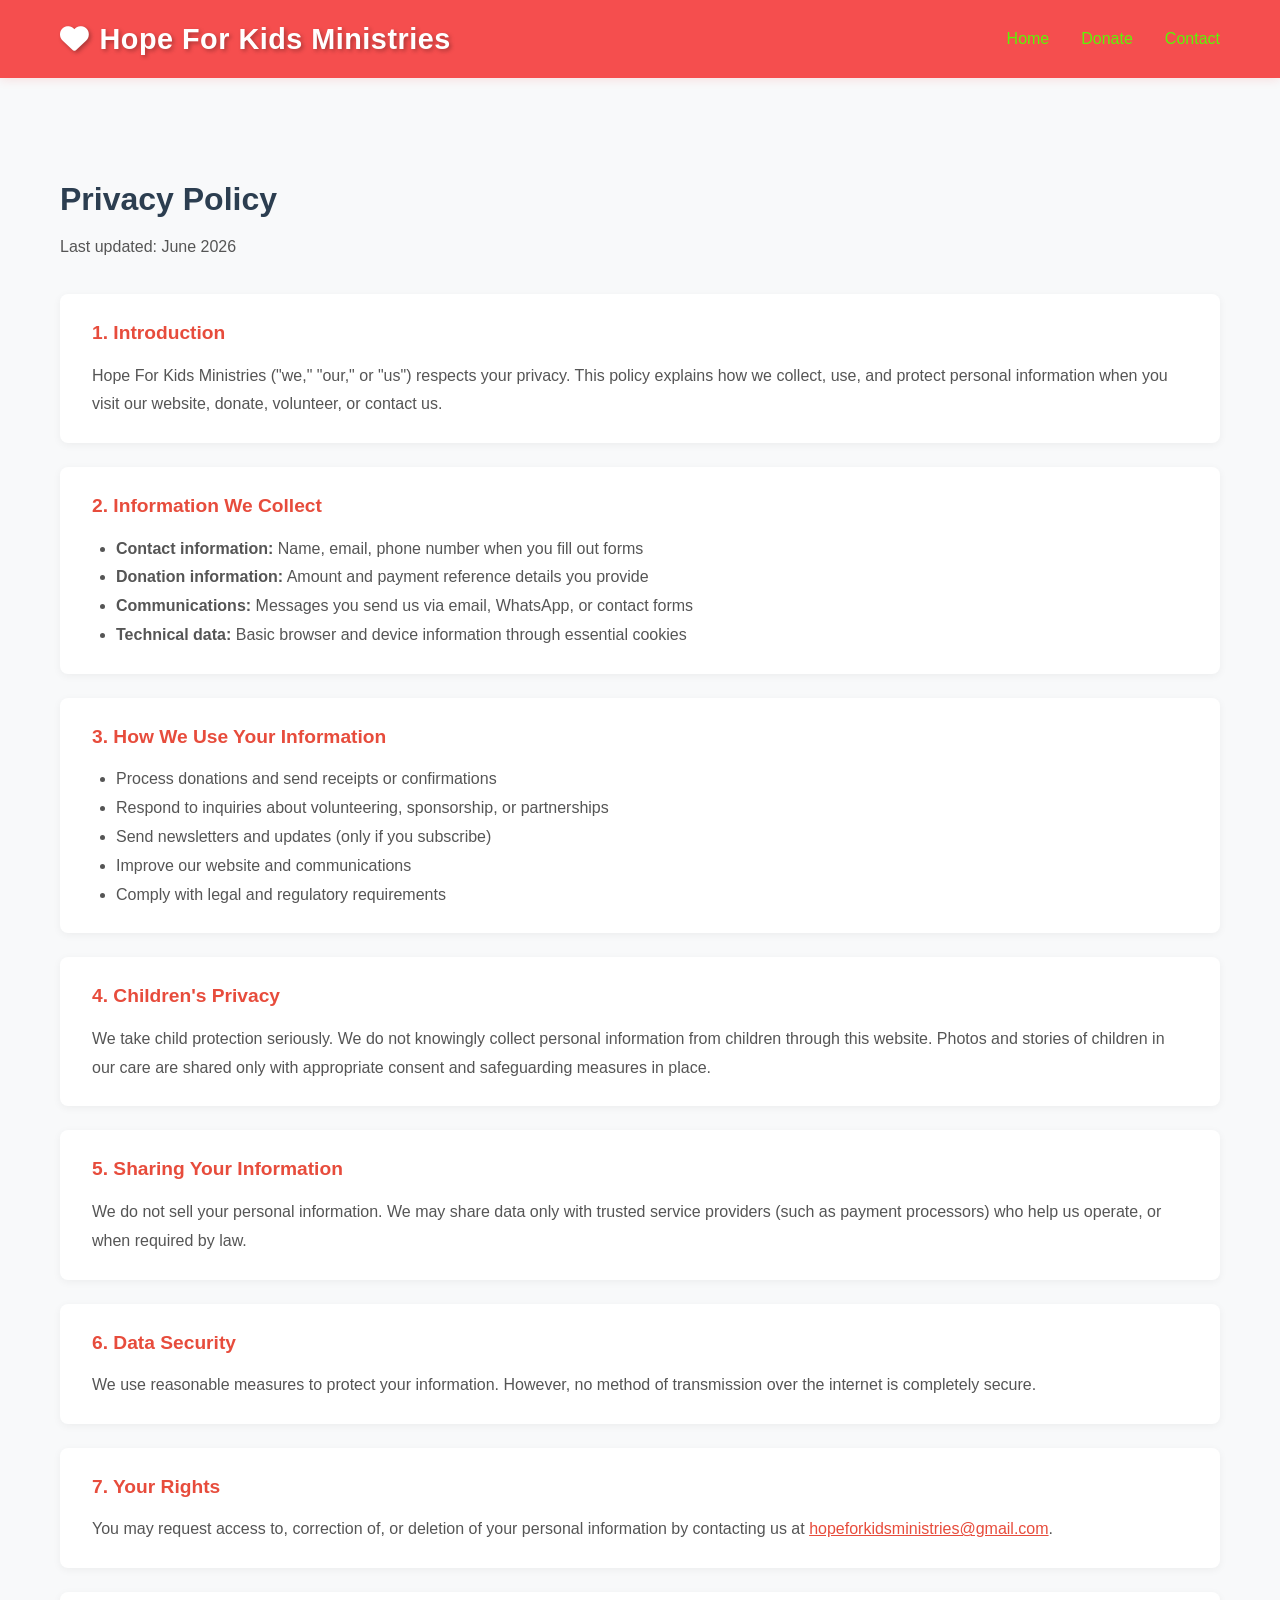
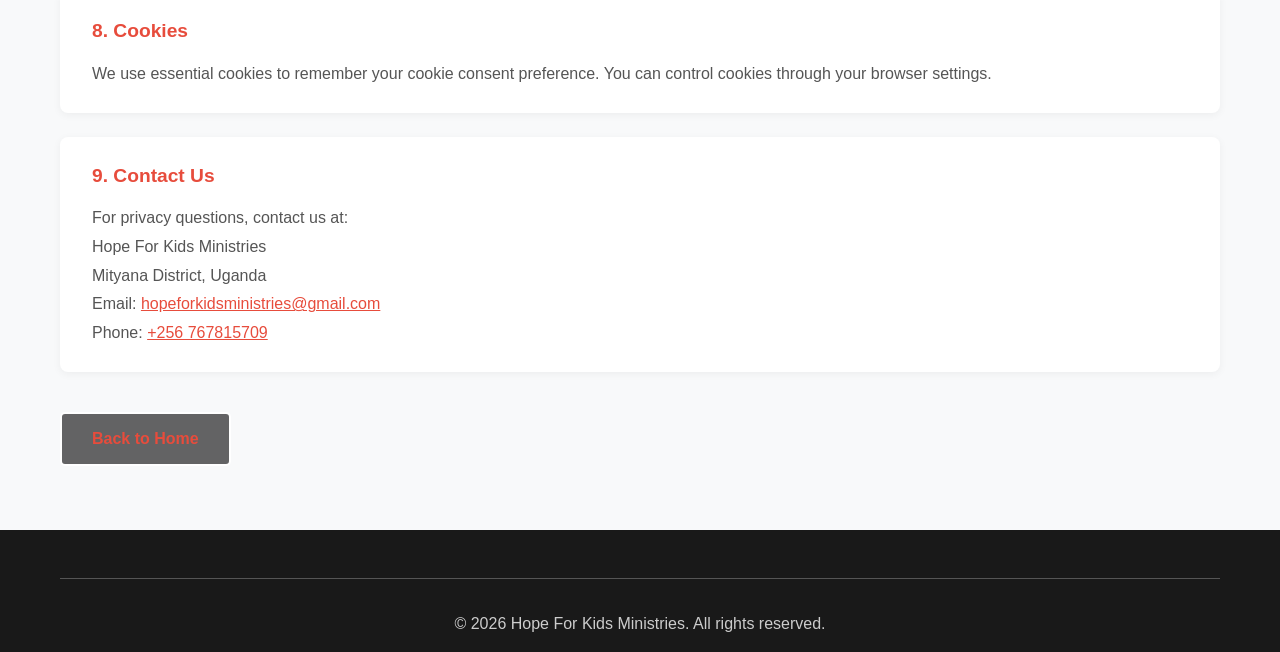
<file: privacy-policy.html>
<!DOCTYPE html>
<html lang="en">
<head>
    <meta charset="UTF-8">
    <meta name="viewport" content="width=device-width, initial-scale=1.0">
    <meta name="description" content="Privacy Policy for Hope For Kids Ministries - how we collect, use, and protect your information.">
    <title>Privacy Policy | Hope For Kids Ministries</title>
    <link rel="stylesheet" href="css/styles.css">
    <link rel="stylesheet" href="https://cdnjs.cloudflare.com/ajax/libs/font-awesome/6.0.0/css/all.min.css">
</head>
<body>
    <nav class="navbar" aria-label="Main navigation">
        <div class="container">
            <a href="index.html" class="nav-logo">
                <i class="fas fa-heart" aria-hidden="true"></i> Hope For Kids Ministries
            </a>
            <ul class="nav-menu">
                <li><a href="index.html">Home</a></li>
                <li><a href="index.html#donate">Donate</a></li>
                <li><a href="index.html#contact">Contact</a></li>
            </ul>
        </div>
    </nav>

    <main class="legal-page">
        <div class="container">
            <h1>Privacy Policy</h1>
            <p class="legal-updated">Last updated: June 2026</p>

            <section>
                <h2>1. Introduction</h2>
                <p>Hope For Kids Ministries ("we," "our," or "us") respects your privacy. This policy explains how we collect, use, and protect personal information when you visit our website, donate, volunteer, or contact us.</p>
            </section>

            <section>
                <h2>2. Information We Collect</h2>
                <ul>
                    <li><strong>Contact information:</strong> Name, email, phone number when you fill out forms</li>
                    <li><strong>Donation information:</strong> Amount and payment reference details you provide</li>
                    <li><strong>Communications:</strong> Messages you send us via email, WhatsApp, or contact forms</li>
                    <li><strong>Technical data:</strong> Basic browser and device information through essential cookies</li>
                </ul>
            </section>

            <section>
                <h2>3. How We Use Your Information</h2>
                <ul>
                    <li>Process donations and send receipts or confirmations</li>
                    <li>Respond to inquiries about volunteering, sponsorship, or partnerships</li>
                    <li>Send newsletters and updates (only if you subscribe)</li>
                    <li>Improve our website and communications</li>
                    <li>Comply with legal and regulatory requirements</li>
                </ul>
            </section>

            <section>
                <h2>4. Children's Privacy</h2>
                <p>We take child protection seriously. We do not knowingly collect personal information from children through this website. Photos and stories of children in our care are shared only with appropriate consent and safeguarding measures in place.</p>
            </section>

            <section>
                <h2>5. Sharing Your Information</h2>
                <p>We do not sell your personal information. We may share data only with trusted service providers (such as payment processors) who help us operate, or when required by law.</p>
            </section>

            <section>
                <h2>6. Data Security</h2>
                <p>We use reasonable measures to protect your information. However, no method of transmission over the internet is completely secure.</p>
            </section>

            <section>
                <h2>7. Your Rights</h2>
                <p>You may request access to, correction of, or deletion of your personal information by contacting us at <a href="mailto:hopeforkidsministries@gmail.com">hopeforkidsministries@gmail.com</a>.</p>
            </section>

            <section>
                <h2>8. Cookies</h2>
                <p>We use essential cookies to remember your cookie consent preference. You can control cookies through your browser settings.</p>
            </section>

            <section>
                <h2>9. Contact Us</h2>
                <p>For privacy questions, contact us at:</p>
                <p>
                    Hope For Kids Ministries<br>
                    Mityana District, Uganda<br>
                    Email: <a href="mailto:hopeforkidsministries@gmail.com">hopeforkidsministries@gmail.com</a><br>
                    Phone: <a href="tel:+256767815709">+256 767815709</a>
                </p>
            </section>

            <a href="index.html" class="btn btn-primary legal-back">Back to Home</a>
        </div>
    </main>

    <footer class="footer">
        <div class="container">
            <div class="footer-bottom">
                <p>&copy; 2026 Hope For Kids Ministries. All rights reserved.</p>
            </div>
        </div>
    </footer>
</body>
</html>
</file>
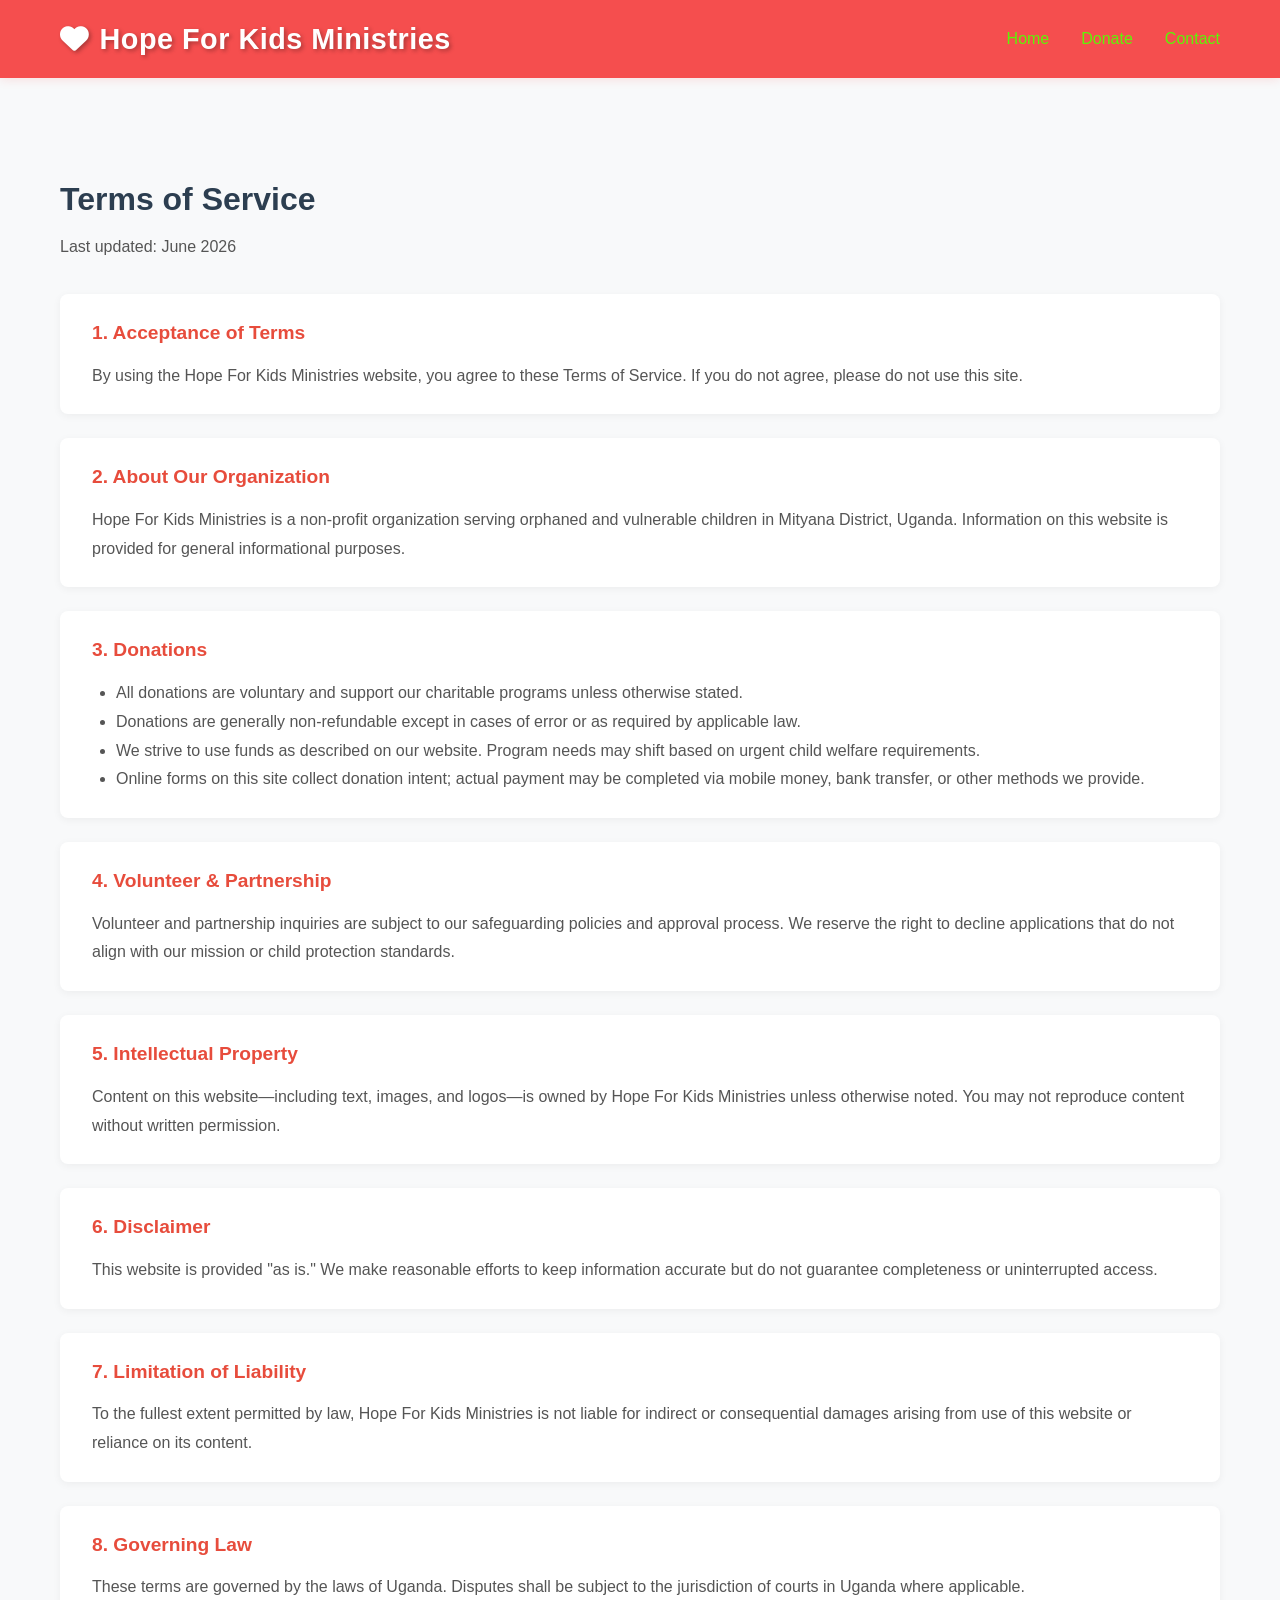
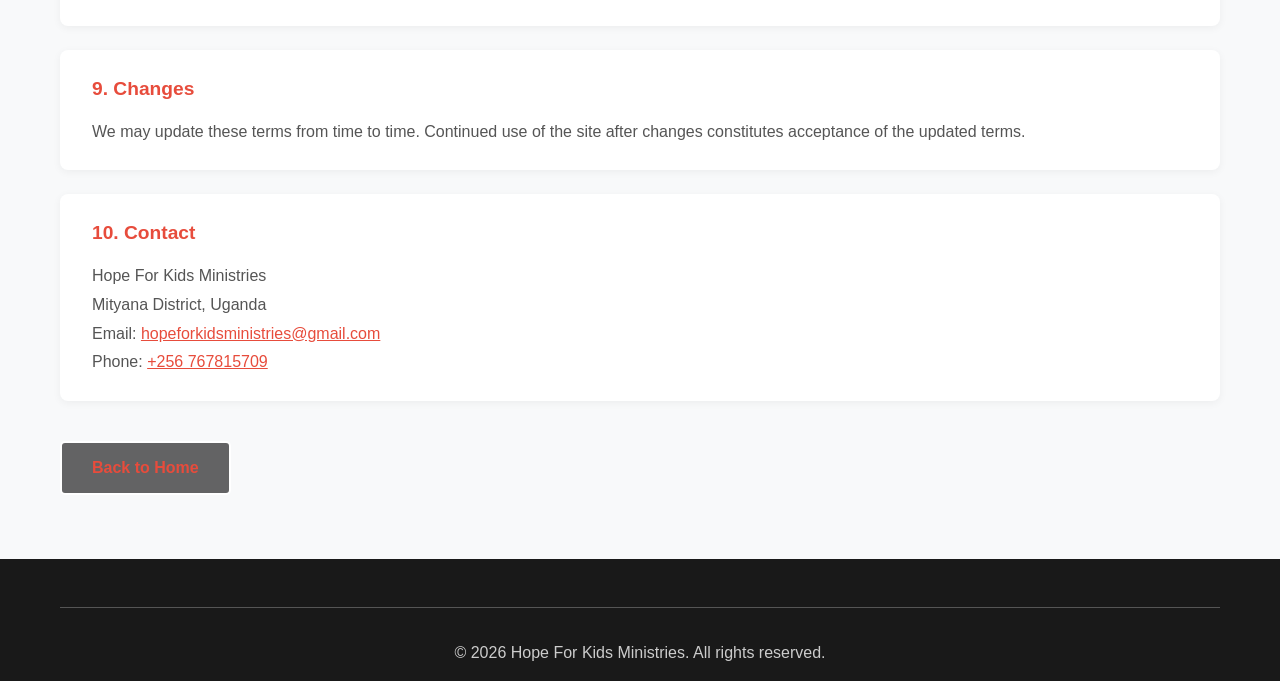
<file: terms-of-service.html>
<!DOCTYPE html>
<html lang="en">
<head>
    <meta charset="UTF-8">
    <meta name="viewport" content="width=device-width, initial-scale=1.0">
    <meta name="description" content="Terms of Service for Hope For Kids Ministries website and donation platform.">
    <title>Terms of Service | Hope For Kids Ministries</title>
    <link rel="stylesheet" href="css/styles.css">
    <link rel="stylesheet" href="https://cdnjs.cloudflare.com/ajax/libs/font-awesome/6.0.0/css/all.min.css">
</head>
<body>
    <nav class="navbar" aria-label="Main navigation">
        <div class="container">
            <a href="index.html" class="nav-logo">
                <i class="fas fa-heart" aria-hidden="true"></i> Hope For Kids Ministries
            </a>
            <ul class="nav-menu">
                <li><a href="index.html">Home</a></li>
                <li><a href="index.html#donate">Donate</a></li>
                <li><a href="index.html#contact">Contact</a></li>
            </ul>
        </div>
    </nav>

    <main class="legal-page">
        <div class="container">
            <h1>Terms of Service</h1>
            <p class="legal-updated">Last updated: June 2026</p>

            <section>
                <h2>1. Acceptance of Terms</h2>
                <p>By using the Hope For Kids Ministries website, you agree to these Terms of Service. If you do not agree, please do not use this site.</p>
            </section>

            <section>
                <h2>2. About Our Organization</h2>
                <p>Hope For Kids Ministries is a non-profit organization serving orphaned and vulnerable children in Mityana District, Uganda. Information on this website is provided for general informational purposes.</p>
            </section>

            <section>
                <h2>3. Donations</h2>
                <ul>
                    <li>All donations are voluntary and support our charitable programs unless otherwise stated.</li>
                    <li>Donations are generally non-refundable except in cases of error or as required by applicable law.</li>
                    <li>We strive to use funds as described on our website. Program needs may shift based on urgent child welfare requirements.</li>
                    <li>Online forms on this site collect donation intent; actual payment may be completed via mobile money, bank transfer, or other methods we provide.</li>
                </ul>
            </section>

            <section>
                <h2>4. Volunteer & Partnership</h2>
                <p>Volunteer and partnership inquiries are subject to our safeguarding policies and approval process. We reserve the right to decline applications that do not align with our mission or child protection standards.</p>
            </section>

            <section>
                <h2>5. Intellectual Property</h2>
                <p>Content on this website—including text, images, and logos—is owned by Hope For Kids Ministries unless otherwise noted. You may not reproduce content without written permission.</p>
            </section>

            <section>
                <h2>6. Disclaimer</h2>
                <p>This website is provided "as is." We make reasonable efforts to keep information accurate but do not guarantee completeness or uninterrupted access.</p>
            </section>

            <section>
                <h2>7. Limitation of Liability</h2>
                <p>To the fullest extent permitted by law, Hope For Kids Ministries is not liable for indirect or consequential damages arising from use of this website or reliance on its content.</p>
            </section>

            <section>
                <h2>8. Governing Law</h2>
                <p>These terms are governed by the laws of Uganda. Disputes shall be subject to the jurisdiction of courts in Uganda where applicable.</p>
            </section>

            <section>
                <h2>9. Changes</h2>
                <p>We may update these terms from time to time. Continued use of the site after changes constitutes acceptance of the updated terms.</p>
            </section>

            <section>
                <h2>10. Contact</h2>
                <p>
                    Hope For Kids Ministries<br>
                    Mityana District, Uganda<br>
                    Email: <a href="mailto:hopeforkidsministries@gmail.com">hopeforkidsministries@gmail.com</a><br>
                    Phone: <a href="tel:+256767815709">+256 767815709</a>
                </p>
            </section>

            <a href="index.html" class="btn btn-primary legal-back">Back to Home</a>
        </div>
    </main>

    <footer class="footer">
        <div class="container">
            <div class="footer-bottom">
                <p>&copy; 2026 Hope For Kids Ministries. All rights reserved.</p>
            </div>
        </div>
    </footer>
</body>
</html>
</file>
<file: css/styles.css>
/* General Styles */
* {
    margin: 0;
    padding: 0;
    box-sizing: border-box;
}

html {
    scroll-behavior: smooth;
}

body {
    font-family: 'Segoe UI', Tahoma, Geneva, Verdana, sans-serif;
    line-height: 1.6;
    color: #333;
}

.container {
    max-width: 1200px;
    margin: 0 auto;
    padding: 0 20px;
}

/* Navigation Bar */
.navbar {
    background: rgba(241, 3, 3, 0.7);
    color: rgb(236, 7, 7);
    padding: 1rem 0;
    position: sticky;
    top: 0;
    z-index: 1000;
    box-shadow: 0 2px 10px rgba(248, 4, 4, 0.1);
    backdrop-filter: blur(10px);
}

.navbar .container {
    display: flex;
    justify-content: space-between;
    align-items: center;
    position: relative;
}

.nav-logo {
    font-size: 1.8rem;
    font-weight: 900;
    display: flex;
    align-items: center;
    gap: 10px;
    color: #ffffff;
    text-shadow: 2px 2px 4px rgba(0, 0, 0, 0.3);
    letter-spacing: 0.5px;
    transition: all 0.3s ease;
}

.nav-logo:hover {
    transform: scale(1.05);
    text-shadow: 3px 3px 6px rgba(0, 0, 0, 0.4);
}

.nav-menu {
    display: flex;
    list-style: none;
    gap: 2rem;
}

.nav-menu a {
    color: rgb(94, 245, 6);
    text-decoration: none;
    font-weight: 500;
    transition: opacity 0.3s;
}

.nav-menu a:hover {
    opacity: 0.8;
}

.hamburger {
    display: none;
    flex-direction: column;
    cursor: pointer;
}

.hamburger span {
    width: 25px;
    height: 3px;
    background: rgb(4, 240, 4);
    margin: 5px 0;
    transition: 0.3s;
}

/* Section Title */
.section-title {
    text-align: center;
    margin: 3rem 0 2rem 0;
}

.section-title h2 {
    font-size: 2.5rem;
    color: #000000;
    margin-bottom: 0.5rem;
    text-shadow: 2px 2px 4px rgba(0, 0, 0, 0.1);
    font-weight: 700;
    letter-spacing: 0.5px;
}

.section-title p {
    font-size: 1.1rem;
    color: #333333;
    font-weight: 500;
}

/* Buttons */
.btn {
    display: inline-block;
    padding: 12px 30px;
    border-radius: 5px;
    text-decoration: none;
    font-weight: 600;
    transition: all 0.3s;
    border: none;
    cursor: pointer;
}

.btn-primary {
    background: rgba(0, 0, 0, 0.6);
    color: white;
    border: 2px solid white;
}

.btn-primary:hover {
    transform: translateY(-2px);
    box-shadow: 0 10px 20px rgba(0, 0, 0, 0.3);
    background: rgba(0, 0, 0, 0.8);
}

.btn-secondary {
    background: white;
    color: #333;
    border: 2px solid white;
}

.btn-secondary:hover {
    background: rgba(255, 255, 255, 0.9);
    color: #333;
}

/* Hero Section */
.hero {
    height: 100vh;
    display: flex;
    align-items: center;
    justify-content: center;
    background: linear-gradient(rgba(0, 0, 0, 0.5), rgba(0, 0, 0, 0.5)), 
                url('../images/IMG-20260524-WA0030.jpg') center/cover;
    color: white;
    text-align: center;
    position: relative;
    overflow: hidden;
}

.hero::before {
    content: '';
    position: absolute;
    top: 0;
    left: 0;
    right: 0;
    bottom: 0;
    background: rgba(0, 0, 0, 0.3);
    pointer-events: none;
}

.hero-content {
    z-index: 1;
    max-width: 800px;
}

.hero h1 {
    font-size: 3.5rem;
    margin-bottom: 0.5rem;
    animation: fadeInUp 0.8s ease;
}

.hero > p {
    font-size: 1.8rem;
    margin-bottom: 1rem;
    animation: fadeInUp 1s ease;
}

.hero-subtitle {
    font-size: 1.2rem;
    opacity: 0.9;
    margin-bottom: 2rem;
    animation: fadeInUp 1.2s ease;
}

.hero-buttons {
    display: flex;
    gap: 1rem;
    justify-content: center;
    flex-wrap: wrap;
    animation: fadeInUp 1.4s ease;
}

@keyframes fadeInUp {
    from {
        opacity: 0;
        transform: translateY(30px);
    }
    to {
        opacity: 1;
        transform: translateY(0);
    }
}

/* About Section */
.about {
    padding: 5rem 0;
    background: linear-gradient(rgba(0, 0, 0, 0.3), rgba(0, 0, 0, 0.3)), 
                url('../images/IMG-20260524-WA0031.jpg') center/cover fixed;
}

.about-content {
    display: grid;
    grid-template-columns: 1fr 1fr;
    gap: 3rem;
    align-items: start;
}

.about-text h3 {
    color: #fff;
    margin-top: 1.5rem;
    margin-bottom: 0.8rem;
    font-size: 1.3rem;
}

.about-text h3:first-child {
    margin-top: 0;
}

.about-text p {
    color: #fff;
    margin-bottom: 1rem;
    line-height: 1.8;
}

.about-stats {
    display: grid;
    grid-template-columns: 1fr;
    gap: 1.5rem;
}

.stat-card {
    background: white;
    padding: 2rem;
    border-radius: 10px;
    text-align: center;
    box-shadow: 0 5px 15px rgba(0,0,0,0.08);
    transition: transform 0.3s;
}

.stat-card:hover {
    transform: translateY(-5px);
}

.stat-number {
    font-size: 2.5rem;
    font-weight: bold;
    color: #e74c3c;
    margin-bottom: 0.5rem;
}

.stat-label {
    color: #666;
    font-size: 0.95rem;
}

/* Services Section */
.services {
    padding: 5rem 0;
    background: linear-gradient(135deg, #27AE60 0%, #229954 100%);
    position: relative;
}

.services::before {
    content: '';
    position: absolute;
    top: 0;
    left: 0;
    right: 0;
    bottom: 0;
    background: url('data:image/svg+xml,<svg xmlns="http://www.w3.org/2000/svg" viewBox="0 0 100 100"><circle cx="20" cy="20" r="1" fill="white" opacity="0.1"/></svg>');
    pointer-events: none;
}

.services-grid {
    display: grid;
    grid-template-columns: repeat(auto-fit, minmax(280px, 1fr));
    gap: 2.5rem;
    position: relative;
    z-index: 1;
}

.service-card {
    background: white;
    padding: 2.5rem 2rem;
    border-radius: 15px;
    text-align: center;
    box-shadow: 0 8px 20px rgba(0, 0, 0, 0.12);
    transition: all 0.4s cubic-bezier(0.25, 0.46, 0.45, 0.94);
    border-top: 4px solid #e74c3c;
    position: relative;
    overflow: hidden;
}

.service-card::before {
    content: '';
    position: absolute;
    top: 0;
    left: 0;
    right: 0;
    bottom: 0;
    background: linear-gradient(135deg, rgba(39, 174, 96, 0.05) 0%, transparent 100%);
    opacity: 0;
    transition: opacity 0.4s ease;
}

.service-card:hover {
    transform: translateY(-12px) scale(1.02);
    box-shadow: 0 20px 45px rgba(39, 174, 96, 0.25);
}

.service-card:hover::before {
    opacity: 1;
}

.service-card i {
    font-size: 3.5rem;
    color: #27AE60;
    margin-bottom: 1.5rem;
    transition: transform 0.4s ease;
}

.service-card:hover i {
    transform: scale(1.15) rotate(5deg);
}

.service-card h3 {
    color: #2c3e50;
    margin-bottom: 1rem;
    font-size: 1.4rem;
    font-weight: 600;
    transition: color 0.3s ease;
}

.service-card:hover h3 {
    color: #27AE60;
}

.service-card p {
    color: #7f8c8d;
    line-height: 1.8;
    font-size: 0.95rem;
}

/* Gallery Section */
.gallery {
    padding: 5rem 0;
    background: linear-gradient(rgba(0, 0, 0, 0.4), rgba(0, 0, 0, 0.4)), 
                url('../images/IMG-20260524-WA0032.jpg') center/cover fixed;
}

.gallery-grid {
    display: grid;
    grid-template-columns: repeat(auto-fit, minmax(300px, 1fr));
    gap: 1.5rem;
}

.gallery-item {
    position: relative;
    overflow: hidden;
    border-radius: 10px;
    height: 300px;
}

.gallery-item img {
    width: 100%;
    height: 100%;
    object-fit: cover;
    transition: transform 0.3s;
}

.gallery-item:hover img {
    transform: scale(1.1);
}

.gallery-overlay {
    position: absolute;
    top: 0;
    left: 0;
    right: 0;
    bottom: 0;
    background: rgba(231, 76, 60, 0.8);
    display: flex;
    align-items: center;
    justify-content: center;
    opacity: 0;
    transition: opacity 0.3s;
}

.gallery-item:hover .gallery-overlay {
    opacity: 1;
}

.gallery-overlay h4 {
    color: white;
    font-size: 1.5rem;
}

/* Testimonials Section */
.testimonials {
    padding: 5rem 0;
    background: linear-gradient(rgba(0, 0, 0, 0.3), rgba(0, 0, 0, 0.3)), 
                url('../images/IMG-20260524-WA0033.jpg') center/cover fixed;
}

.testimonials-grid {
    display: grid;
    grid-template-columns: repeat(auto-fit, minmax(300px, 1fr));
    gap: 2rem;
}

.testimonial-card {
    background: white;
    padding: 2rem;
    border-radius: 10px;
    box-shadow: 0 5px 15px rgba(0,0,0,0.08);
    transition: transform 0.3s;
}

.testimonial-card:hover {
    transform: translateY(-5px);
}

.stars {
    color: #ffc107;
    margin-bottom: 1rem;
    font-size: 1.1rem;
}

.testimonial-card p {
    color: #666;
    font-style: italic;
    margin-bottom: 1rem;
    line-height: 1.8;
}

.testimonial-author {
    color: #e74c3c;
    font-weight: 600;
}

/* Donation Section */
.donation {
    padding: 5rem 0;
    background: linear-gradient(rgba(0, 0, 0, 0.4), rgba(0, 0, 0, 0.4)), 
                url('../images/IMG-20260524-WA0036.jpg') center/cover fixed;
}

.donation-content {
    display: grid;
    grid-template-columns: 1fr 1fr;
    gap: 3rem;
    align-items: start;
}

.donation-list {
    list-style: none;
}

.donation-list li {
    padding: 1rem;
    background: white;
    margin-bottom: 1rem;
    border-radius: 5px;
    border-left: 4px solid #e74c3c;
    color: #666;
}

.donation-form {
    background: white;
    padding: 2rem;
    border-radius: 10px;
    box-shadow: 0 5px 15px rgba(0,0,0,0.08);
}

.donation-form h3 {
    color: #333;
    margin-bottom: 1.5rem;
    font-size: 1.3rem;
}

.donation-text h3 {
    color: #fff;
}

.donation-text {
    color: #ddd;
}

.form-group {
    margin-bottom: 1.5rem;
}

.form-group input,
.form-group textarea {
    width: 100%;
    padding: 12px;
    border: 1px solid #ddd;
    border-radius: 5px;
    font-family: inherit;
    font-size: 1rem;
    transition: border-color 0.3s;
}

.form-group input:focus,
.form-group textarea:focus {
    outline: none;
    border-color: #e74c3c;
    box-shadow: 0 0 5px rgba(231, 76, 60, 0.2);
}

/* Payment Methods */
.payment-methods {
    margin-top: 4rem;
    padding-top: 3rem;
    border-top: 2px solid rgba(255, 255, 255, 0.2);
}

.payment-methods h3 {
    color: #fff;
    text-align: center;
    font-size: 1.8rem;
    margin-bottom: 2.5rem;
    font-weight: 700;
}

.payment-options {
    display: grid;
    grid-template-columns: repeat(auto-fit, minmax(280px, 1fr));
    gap: 2rem;
}

.payment-card {
    background: rgba(255, 255, 255, 0.95);
    padding: 2rem;
    border-radius: 12px;
    text-align: center;
    box-shadow: 0 8px 25px rgba(0, 0, 0, 0.15);
    transition: all 0.3s ease;
    border-top: 4px solid #e74c3c;
}

.payment-card:hover {
    transform: translateY(-10px);
    box-shadow: 0 15px 40px rgba(0, 0, 0, 0.2);
}

.payment-card i {
    font-size: 3rem;
    color: #e74c3c;
    margin-bottom: 1rem;
}

.payment-card h4 {
    color: #2c3e50;
    font-size: 1.3rem;
    margin-bottom: 0.8rem;
    font-weight: 600;
}

.payment-provider {
    color: #27AE60;
    font-weight: 600;
    margin-bottom: 1rem;
    font-size: 0.95rem;
}

.payment-instructions {
    color: #555;
    margin-bottom: 0.5rem;
    font-size: 0.95rem;
}

.payment-number {
    background: linear-gradient(135deg, #e74c3c 0%, #c0392b 100%);
    color: white;
    padding: 1rem;
    border-radius: 8px;
    font-size: 1.2rem;
    font-weight: 700;
    margin: 1rem 0;
    letter-spacing: 0.5px;
    word-break: break-all;
}

.payment-note {
    color: #7f8c8d;
    font-size: 0.9rem;
    margin-top: 1rem;
    font-style: italic;
}

.payment-card-wide {
    text-align: left;
}

.bank-details-list {
    list-style: none;
    margin: 1rem 0;
    text-align: left;
}

.bank-details-list li {
    padding: 0.6rem 0;
    border-bottom: 1px solid #eee;
    color: #555;
    font-size: 0.95rem;
}

.bank-details-list li:last-child {
    border-bottom: none;
}

.bank-details-list span {
    display: block;
    font-size: 0.8rem;
    color: #888;
    text-transform: uppercase;
    letter-spacing: 0.5px;
    margin-bottom: 0.2rem;
}

.bank-details-list strong {
    color: #2c3e50;
    font-size: 1.05rem;
    word-break: break-all;
}

.donation-images {
    margin-top: 3rem;
    padding-top: 2rem;
    border-top: 2px solid rgba(255, 255, 255, 0.2);
}

.donation-images h4 {
    color: #fff;
    text-align: center;
    font-size: 1.5rem;
    margin-bottom: 0.5rem;
}

.donation-images-desc {
    color: rgba(255, 255, 255, 0.85);
    text-align: center;
    margin-bottom: 2rem;
}

.donation-images-grid {
    display: grid;
    grid-template-columns: repeat(auto-fit, minmax(280px, 1fr));
    gap: 1.5rem;
}

.donation-image-card {
    background: white;
    border-radius: 12px;
    overflow: hidden;
    box-shadow: 0 8px 25px rgba(0, 0, 0, 0.15);
    margin: 0;
}

.donation-image-card img {
    width: 100%;
    height: auto;
    display: block;
    object-fit: cover;
}

.donation-image-card figcaption {
    padding: 0.8rem 1rem;
    font-size: 0.85rem;
    color: #666;
    text-align: center;
    background: #f8f9fa;
}

/* Contact Section */
.contact {
    padding: 5rem 0;
    background: linear-gradient(rgba(0, 0, 0, 0.3), rgba(0, 0, 0, 0.3)), 
                url('../images/IMG-20260524-WA0044.jpg') center/cover fixed;
}

.contact-content {
    display: grid;
    grid-template-columns: 1fr 1fr;
    gap: 3rem;
}

.contact-info {
    display: grid;
    grid-template-columns: 1fr;
    gap: 1.5rem;
}

.info-card {
    background: white;
    padding: 2rem;
    border-radius: 10px;
    box-shadow: 0 5px 15px rgba(0,0,0,0.08);
    text-align: center;
}

.info-card i {
    font-size: 2rem;
    color: #e74c3c;
    margin-bottom: 1rem;
}

.info-card h3 {
    color: #333;
    margin-bottom: 0.5rem;
}

.info-card p {
    color: #666;
}

.contact-form {
    background: white;
    padding: 2rem;
    border-radius: 10px;
    box-shadow: 0 5px 15px rgba(0,0,0,0.08);
}

.contact-form h3 {
    color: #333;
    margin-bottom: 1.5rem;
    font-size: 1.3rem;
}

/* Footer */
.footer {
    background: rgba(0, 0, 0, 0.9);
    color: white;
    padding: 3rem 0 1rem 0;
}

.footer-content {
    display: grid;
    grid-template-columns: repeat(auto-fit, minmax(250px, 1fr));
    gap: 2rem;
    margin-bottom: 2rem;
}

.footer-section h4 {
    color: #e74c3c;
    margin-bottom: 1rem;
}

.footer-section p {
    color: #ccc;
    line-height: 1.6;
}

.footer-section ul {
    list-style: none;
}

.footer-section ul li {
    margin-bottom: 0.8rem;
}

.footer-section ul li a {
    color: #ccc;
    text-decoration: none;
    transition: color 0.3s;
}

.footer-section ul li a:hover {
    color: #e74c3c;
}

.social-links {
    display: flex;
    gap: 1rem;
}

.social-links a {
    display: inline-flex;
    align-items: center;
    justify-content: center;
    width: 40px;
    height: 40px;
    background: #e74c3c;
    border-radius: 50%;
    color: white;
    transition: all 0.3s;
}

.social-links a:hover {
    background: #c0392b;
    transform: translateY(-3px);
}

.newsletter-form {
    display: flex;
    gap: 0.5rem;
}

.newsletter-form input {
    flex: 1;
    padding: 10px;
    border: none;
    border-radius: 5px;
    font-size: 0.9rem;
}

.newsletter-form button {
    padding: 10px 20px;
    background: #e74c3c;
    color: white;
    border: none;
    border-radius: 5px;
    cursor: pointer;
    font-weight: 600;
    transition: background 0.3s;
}

.newsletter-form button:hover {
    background: #c0392b;
}

.footer-bottom {
    border-top: 1px solid #555;
    padding-top: 2rem;
    text-align: center;
    color: #ccc;
}

.footer-bottom a {
    color: #e74c3c;
    text-decoration: none;
    transition: color 0.3s;
}

.footer-bottom a:hover {
    color: #c0392b;
}

/* Accessibility */
.skip-link {
    position: absolute;
    top: -100px;
    left: 0;
    background: #e74c3c;
    color: white;
    padding: 12px 20px;
    z-index: 10000;
    text-decoration: none;
    font-weight: 600;
}

.skip-link:focus {
    top: 0;
}

.visually-hidden {
    position: absolute;
    width: 1px;
    height: 1px;
    padding: 0;
    margin: -1px;
    overflow: hidden;
    clip: rect(0, 0, 0, 0);
    border: 0;
}

.nav-logo {
    text-decoration: none;
    color: #ffffff;
}

.nav-menu a.active {
    text-decoration: underline;
    font-weight: 700;
}

.nav-donate-btn {
    background: rgba(0, 0, 0, 0.5);
    padding: 8px 18px !important;
    border-radius: 5px;
    border: 2px solid white;
}

.nav-donate-btn:hover {
    background: rgba(0, 0, 0, 0.75) !important;
    opacity: 1 !important;
}

.hamburger {
    background: none;
    border: none;
}

.hero-badge {
    display: inline-block;
    background: rgba(255, 255, 255, 0.2);
    padding: 6px 16px;
    border-radius: 20px;
    font-size: 0.9rem;
    margin-bottom: 1rem;
}

.values-list {
    list-style: none;
    margin-top: 0.5rem;
}

.values-list li {
    color: #fff;
    margin-bottom: 0.6rem;
    display: flex;
    align-items: center;
    gap: 10px;
}

.values-list i {
    color: #27AE60;
}

/* Impact Section */
.impact {
    padding: 5rem 0;
    background: #f8f9fa;
}

.impact-grid {
    display: grid;
    grid-template-columns: repeat(auto-fit, minmax(250px, 1fr));
    gap: 2rem;
}

.impact-card {
    background: white;
    padding: 2rem;
    border-radius: 12px;
    text-align: center;
    box-shadow: 0 5px 15px rgba(0, 0, 0, 0.08);
    border-bottom: 4px solid #27AE60;
    transition: transform 0.3s;
}

.impact-card:hover {
    transform: translateY(-5px);
}

.impact-card i {
    font-size: 2.5rem;
    color: #e74c3c;
    margin-bottom: 1rem;
}

.impact-card h3 {
    color: #2c3e50;
    margin-bottom: 0.8rem;
}

.impact-card p {
    color: #666;
    line-height: 1.7;
}

/* Transparency Section */
.transparency {
    padding: 5rem 0;
    background: white;
}

.transparency-content {
    display: grid;
    grid-template-columns: 1fr 1fr;
    gap: 3rem;
    align-items: start;
}

.transparency-text p {
    color: #555;
    margin-bottom: 1rem;
    line-height: 1.8;
}

.transparency-list {
    list-style: none;
    margin: 1.5rem 0;
}

.transparency-list li {
    padding: 0.8rem 1rem;
    background: #f8f9fa;
    margin-bottom: 0.8rem;
    border-radius: 5px;
    border-left: 4px solid #27AE60;
    color: #444;
}

.registration-note {
    display: flex;
    align-items: flex-start;
    gap: 10px;
    background: #fff3f0;
    padding: 1rem;
    border-radius: 8px;
    color: #555 !important;
}

.registration-note i {
    color: #e74c3c;
    margin-top: 3px;
}

.transparency-cards {
    display: grid;
    gap: 1.5rem;
}

.trust-card {
    background: #f8f9fa;
    padding: 1.5rem;
    border-radius: 10px;
    border-top: 3px solid #e74c3c;
}

.trust-card i {
    font-size: 1.8rem;
    color: #27AE60;
    margin-bottom: 0.8rem;
}

.trust-card h4 {
    color: #2c3e50;
    margin-bottom: 0.5rem;
}

.trust-card p {
    color: #666;
    font-size: 0.95rem;
}

/* Team Section */
.team {
    padding: 5rem 0;
    background: linear-gradient(135deg, #2c3e50 0%, #34495e 100%);
}

.team .section-title h2,
.team .section-title p {
    color: white;
}

.team-grid {
    display: grid;
    grid-template-columns: repeat(auto-fit, minmax(260px, 1fr));
    gap: 2rem;
}

.team-card {
    background: white;
    padding: 2rem;
    border-radius: 12px;
    text-align: center;
    box-shadow: 0 8px 20px rgba(0, 0, 0, 0.15);
}

.team-avatar {
    width: 80px;
    height: 80px;
    background: linear-gradient(135deg, #e74c3c, #c0392b);
    border-radius: 50%;
    display: flex;
    align-items: center;
    justify-content: center;
    margin: 0 auto 1rem;
    color: white;
    font-size: 2rem;
}

.team-card h3 {
    color: #2c3e50;
    margin-bottom: 0.3rem;
}

.team-role {
    color: #e74c3c;
    font-weight: 600;
    font-size: 0.9rem;
    margin-bottom: 0.8rem;
}

.team-card p:last-child {
    color: #666;
    font-size: 0.95rem;
    line-height: 1.6;
}

/* Get Involved Section */
.get-involved {
    padding: 5rem 0;
    background: #f8f9fa;
}

.involve-grid {
    display: grid;
    grid-template-columns: repeat(auto-fit, minmax(260px, 1fr));
    gap: 2rem;
}

.involve-card {
    background: white;
    padding: 2.5rem 2rem;
    border-radius: 12px;
    text-align: center;
    box-shadow: 0 5px 15px rgba(0, 0, 0, 0.08);
    display: flex;
    flex-direction: column;
    align-items: center;
}

.involve-card i {
    font-size: 2.5rem;
    color: #27AE60;
    margin-bottom: 1rem;
}

.involve-card h3 {
    color: #2c3e50;
    margin-bottom: 0.8rem;
}

.involve-card p {
    color: #666;
    margin-bottom: 1.5rem;
    flex-grow: 1;
    line-height: 1.7;
}

/* FAQ Section */
.faq {
    padding: 5rem 0;
    background: white;
}

.faq-list {
    max-width: 800px;
    margin: 0 auto;
}

.faq-item {
    border: 1px solid #e0e0e0;
    border-radius: 8px;
    margin-bottom: 1rem;
    overflow: hidden;
}

.faq-question {
    width: 100%;
    padding: 1.2rem 1.5rem;
    background: #f8f9fa;
    border: none;
    text-align: left;
    font-size: 1rem;
    font-weight: 600;
    color: #2c3e50;
    cursor: pointer;
    display: flex;
    justify-content: space-between;
    align-items: center;
    gap: 1rem;
    font-family: inherit;
}

.faq-question:hover {
    background: #eef0f2;
}

.faq-question i {
    transition: transform 0.3s;
    color: #e74c3c;
}

.faq-item.open .faq-question i {
    transform: rotate(180deg);
}

.faq-answer {
    max-height: 0;
    overflow: hidden;
    transition: max-height 0.3s ease;
}

.faq-item.open .faq-answer {
    max-height: 300px;
}

.faq-answer p {
    padding: 1rem 1.5rem 1.5rem;
    color: #555;
    line-height: 1.7;
}

/* Donation extras */
.donation-amounts {
    margin-top: 1.5rem;
}

.donation-amounts p {
    color: #fff;
    margin-bottom: 0.8rem;
    font-weight: 600;
}

.amount-buttons {
    display: flex;
    flex-wrap: wrap;
    gap: 0.5rem;
}

.amount-btn {
    padding: 10px 18px;
    background: white;
    border: 2px solid #e74c3c;
    color: #e74c3c;
    border-radius: 5px;
    font-weight: 600;
    cursor: pointer;
    transition: all 0.3s;
    font-family: inherit;
}

.amount-btn:hover,
.amount-btn.active {
    background: #e74c3c;
    color: white;
}

.checkbox-group label {
    display: flex;
    align-items: center;
    gap: 8px;
    color: #555;
    font-size: 0.95rem;
    cursor: pointer;
}

.btn-block {
    width: 100%;
    text-align: center;
}

.form-group select {
    width: 100%;
    padding: 12px;
    border: 1px solid #ddd;
    border-radius: 5px;
    font-family: inherit;
    font-size: 1rem;
    background: white;
}

.form-group select:focus {
    outline: none;
    border-color: #e74c3c;
}

.info-card a {
    color: #e74c3c;
    text-decoration: none;
}

.info-card a:hover {
    text-decoration: underline;
}

.footer-registration {
    margin-top: 0.8rem;
    font-size: 0.85rem;
    color: #999 !important;
}

.newsletter-desc {
    font-size: 0.9rem;
    margin-bottom: 0.8rem;
}

/* Cookie Banner */
.cookie-banner {
    position: fixed;
    bottom: 0;
    left: 0;
    right: 0;
    background: #2c3e50;
    color: white;
    padding: 1rem 2rem;
    display: flex;
    align-items: center;
    justify-content: space-between;
    gap: 1.5rem;
    z-index: 9999;
    box-shadow: 0 -4px 20px rgba(0, 0, 0, 0.2);
}

.cookie-banner[hidden] {
    display: none;
}

.cookie-banner p {
    margin: 0;
    font-size: 0.95rem;
}

.cookie-banner a {
    color: #e74c3c;
}

/* Back to Top */
.back-to-top {
    position: fixed;
    bottom: 30px;
    right: 30px;
    width: 48px;
    height: 48px;
    background: #e74c3c;
    color: white;
    border: none;
    border-radius: 50%;
    cursor: pointer;
    z-index: 999;
    box-shadow: 0 4px 15px rgba(0, 0, 0, 0.2);
    transition: all 0.3s;
}

.back-to-top[hidden] {
    display: none;
}

.back-to-top:hover {
    background: #c0392b;
    transform: translateY(-3px);
}

/* Legal Pages */
.legal-page {
    padding: 6rem 0 4rem;
    background: #f8f9fa;
    min-height: 70vh;
}

.legal-page h1 {
    color: #2c3e50;
    margin-bottom: 0.5rem;
}

.legal-updated {
    color: #888;
    margin-bottom: 2rem;
}

.legal-page section {
    background: white;
    padding: 1.5rem 2rem;
    border-radius: 8px;
    margin-bottom: 1.5rem;
    box-shadow: 0 2px 8px rgba(0, 0, 0, 0.05);
}

.legal-page h2 {
    color: #e74c3c;
    font-size: 1.2rem;
    margin-bottom: 0.8rem;
}

.legal-page p,
.legal-page li {
    color: #555;
    line-height: 1.8;
}

.legal-page ul {
    padding-left: 1.5rem;
}

.legal-page a {
    color: #e74c3c;
}

.legal-back {
    margin-top: 1rem;
}

/* Responsive Design */
@media (max-width: 768px) {
    .nav-menu {
        display: none;
        position: absolute;
        top: 100%;
        left: 0;
        right: 0;
        background: rgba(241, 3, 3, 0.95);
        flex-direction: column;
        padding: 1.5rem;
        gap: 1rem;
    }

    .nav-menu.open {
        display: flex;
    }

    .hamburger {
        display: flex;
    }

    .transparency-content {
        grid-template-columns: 1fr;
    }

    .cookie-banner {
        flex-direction: column;
        text-align: center;
        padding: 1.5rem;
    }

    .hero h1 {
        font-size: 2rem;
    }

    .hero > p {
        font-size: 1.3rem;
    }

    .hero-subtitle {
        font-size: 1rem;
    }

    .hero-buttons {
        flex-direction: column;
        align-items: center;
    }

    .hero-buttons .btn {
        width: 100%;
        max-width: 300px;
    }

    .about-content,
    .donation-content,
    .contact-content {
        grid-template-columns: 1fr;
    }

    .section-title h2 {
        font-size: 2rem;
    }

    .services-grid,
    .testimonials-grid {
        grid-template-columns: 1fr;
    }

    .gallery-grid {
        grid-template-columns: 1fr;
    }

    .gallery-item {
        height: 250px;
    }
}

@media (max-width: 480px) {
    .nav-logo {
        font-size: 1.2rem;
    }

    .hero h1 {
        font-size: 1.5rem;
    }

    .hero > p {
        font-size: 1.1rem;
    }

    .hero-subtitle {
        font-size: 0.9rem;
    }

    .btn {
        padding: 10px 20px;
        font-size: 0.9rem;
    }

    .section-title h2 {
        font-size: 1.5rem;
    }

    .section-title p {
        font-size: 1rem;
    }

    .stat-number {
        font-size: 2rem;
    }

    .payment-options {
        grid-template-columns: 1fr;
    }

    .payment-card {
        padding: 1.5rem;
    }

    .payment-card i {
        font-size: 2.5rem;
    }

    .payment-number {
        font-size: 1rem;
    }

    .footer-content {
        grid-template-columns: 1fr;
        gap: 1.5rem;
    }
}
</file>
